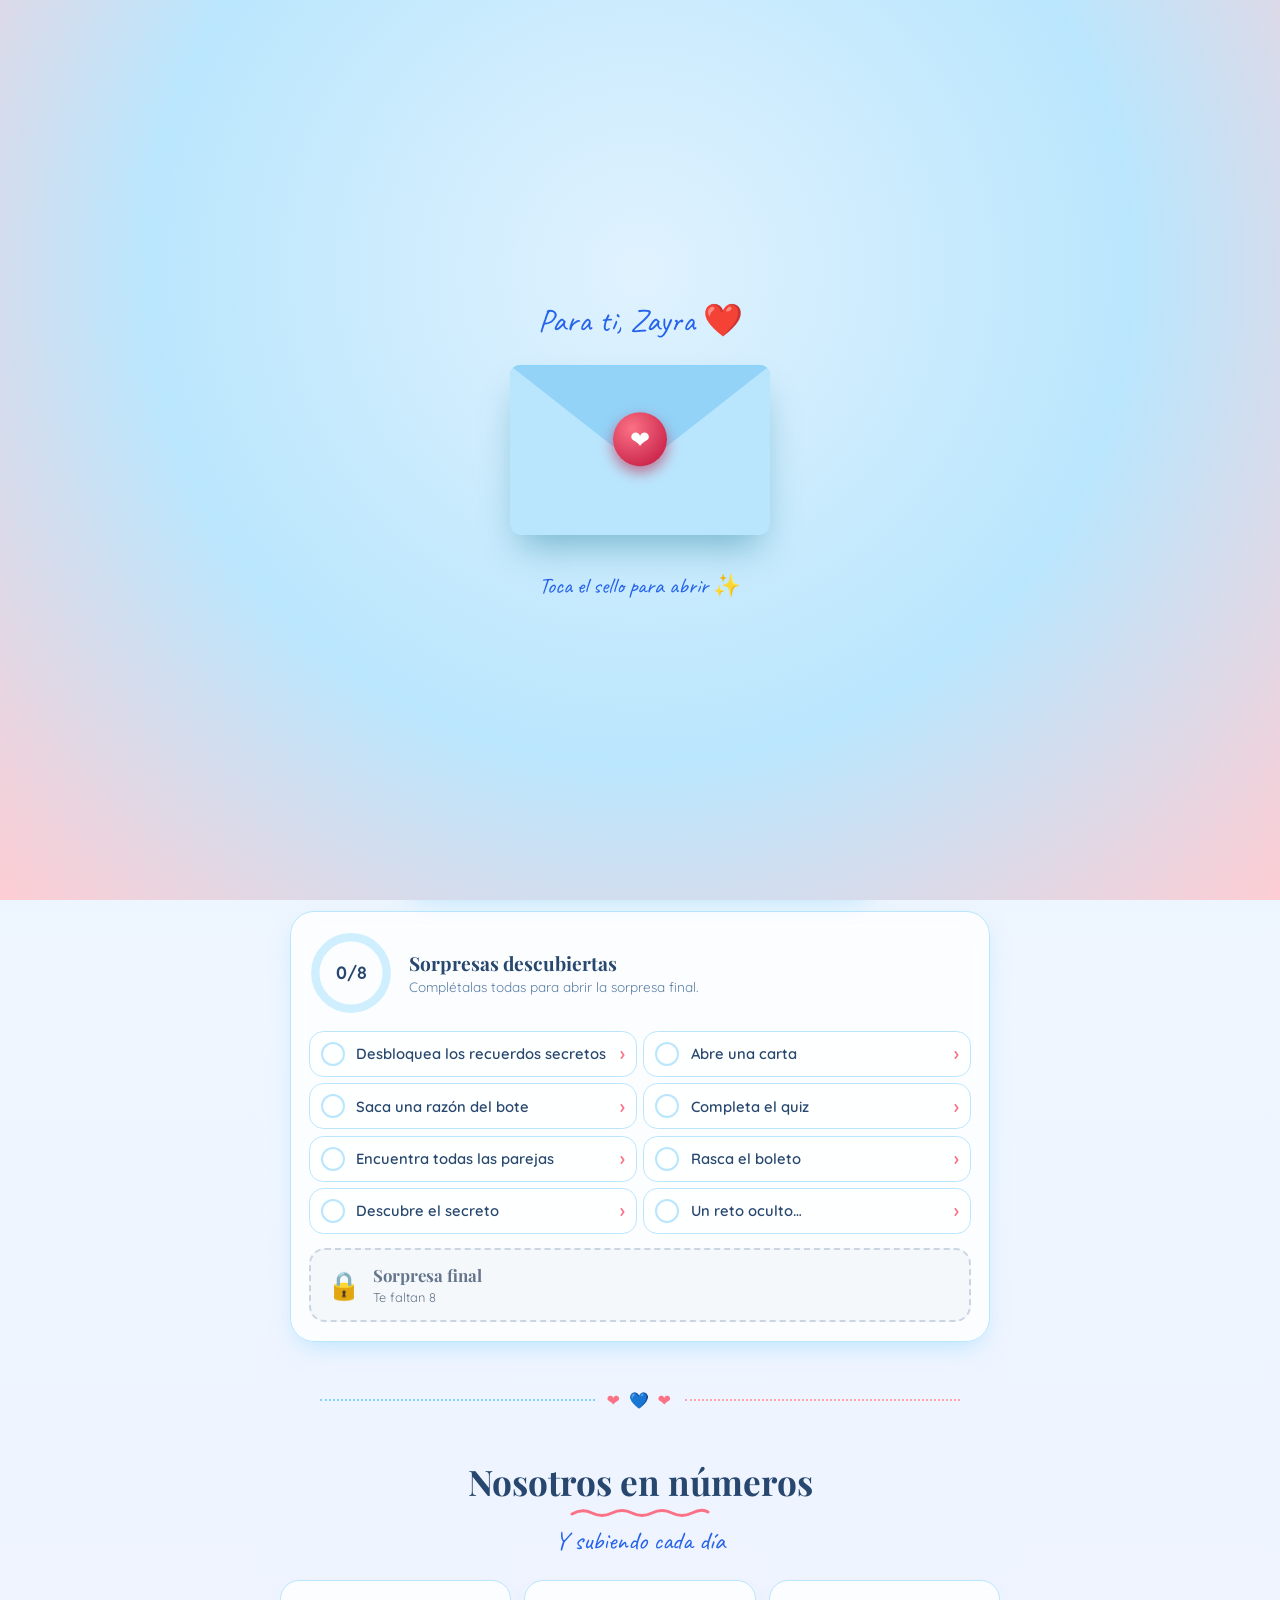
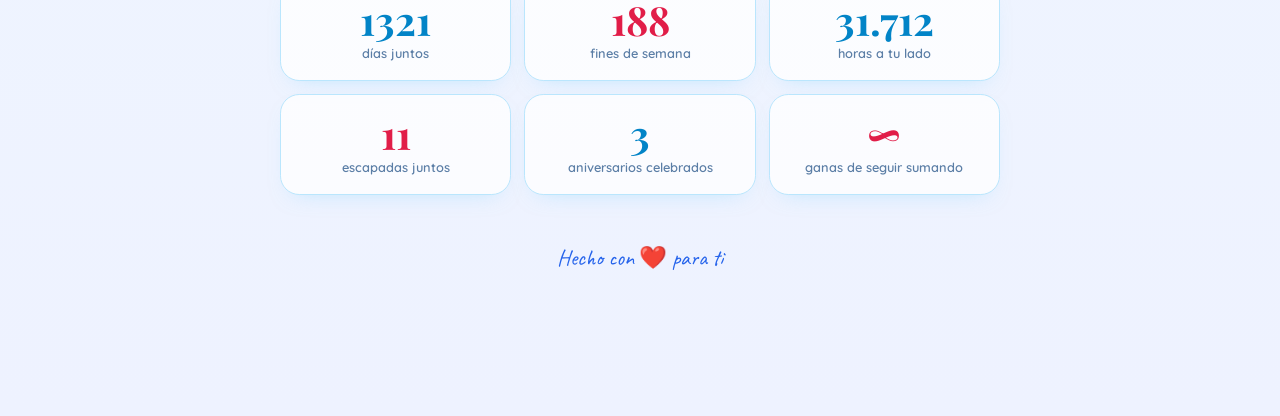
<file: index.html>
<!doctype html>
<html lang="es">
<head>
<meta charset="utf-8">
<meta name="viewport" content="width=device-width, initial-scale=1, viewport-fit=cover">
<title>3 Años Juntos 💙</title>
<meta name="theme-color" content="#bae6fd">
<meta name="robots" content="noindex, nofollow">
<meta property="og:type" content="website">
<meta property="og:title" content="Tengo algo para ti ❤️">
<meta property="og:description" content="Ábrelo cuando tengas un momento tranquilo.">
<meta property="og:image" content="https://raulrobles1.github.io/Regalo_Web/assets/og.png">
<meta name="twitter:card" content="summary_large_image">
<link rel="manifest" href="manifest.webmanifest">
<link rel="apple-touch-icon" href="assets/icon-180.png">
<meta name="apple-mobile-web-app-capable" content="yes">
<meta name="apple-mobile-web-app-title" content="3 años">
<link rel="icon" href="data:image/svg+xml,%3Csvg xmlns='http://www.w3.org/2000/svg' viewBox='0 0 100 100'%3E%3Ctext y='.9em' font-size='90'%3E❤️%3C/text%3E%3C/svg%3E">

<link rel="preconnect" href="https://fonts.googleapis.com">
<link rel="preconnect" href="https://fonts.gstatic.com" crossorigin>
<link href="https://fonts.googleapis.com/css2?family=Caveat:wght@500;700&family=Playfair+Display:ital,wght@0,600;0,700;1,600&family=Quicksand:wght@400;500;600;700&display=swap" rel="stylesheet">
<link rel="stylesheet" href="js/vendor/leaflet/leaflet.css">
<link rel="stylesheet" href="css/base.css">
<link rel="stylesheet" href="css/styles.css">
<link rel="stylesheet" href="css/love.css">
<link rel="stylesheet" href="css/desktop.css">
<link rel="stylesheet" href="css/game.css">
<link rel="stylesheet" href="css/scratch.css">
<link rel="stylesheet" href="css/more.css">
</head>
<body>

<!-- INTRO: sobre con lacre rojo -->
<div id="intro">
  <div class="intro-inner">
    <p class="hand intro-to" id="intro-to"></p>
    <div class="envelope" id="envelope">
      <div class="env-back"></div>
      <div class="env-letter"><span>❤️</span><p class="hand">Ábreme, amor…</p></div>
      <div class="env-front"></div>
      <div class="env-flap"></div>
      <button class="seal" id="seal" aria-label="Abrir el sobre">❤️</button>
    </div>
    <p class="hand intro-tap">Toca el sello para abrir ✨</p>
  </div>
</div>

<!-- Capa de efectos: aurora, estrellas y corazones flotantes -->
<div id="fx-layer" aria-hidden="true">
  <div class="aurora a1"></div><div class="aurora a2"></div><div class="aurora a3"></div>
</div>

<main id="app">

  <!-- INICIO -->
  <section id="tab-home" class="tab active">
    <header id="header"></header>

    <div id="daily" class="reveal"></div>

    <div class="divider"><span>💙 ❤️ 💙</span></div>
    <div class="reveal">
      <h2 class="section-title">Tu regalo</h2>
      <p class="section-sub hand">Hay sorpresas escondidas por toda la web</p>
    </div>
    <div id="journey" class="reveal"></div>

    <div class="divider"><span>❤️ 💙 ❤️</span></div>
    <div class="reveal">
      <h2 class="section-title">Nosotros en números</h2>
      <p class="section-sub hand">Y subiendo cada día</p>
    </div>
    <div id="numbers" class="numbers reveal"></div>

    <p class="footer hand">Hecho con ❤️ para ti</p>
  </section>

  <!-- HISTORIA -->
  <section id="tab-historia" class="tab">
    <div class="reveal">
      <h2 class="section-title">Nuestros días importantes</h2>
      <p class="section-sub hand">Toca cada polaroid para leer el recuerdo</p>
    </div>
    <div id="timeline" class="timeline"></div>

    <div class="divider"><span>💙 ❤️ 💙</span></div>
    <div class="reveal">
      <h2 class="section-title">Mapa de recuerdos</h2>
      <p class="section-sub hand">Cada corazón es un lugar nuestro</p>
    </div>
    <div class="map-window reveal">
      <div class="window-bar"><i></i><i></i><i></i><span class="hand">nuestros lugares</span></div>
      <div id="map"></div>
    </div>
    <div id="places" class="places"></div>

    <div id="gallery-sec">
      <div class="divider"><span>❤️ 💙 ❤️</span></div>
      <div class="reveal">
        <h2 class="section-title">Álbum</h2>
        <p class="section-sub hand">Toca una foto para verla en grande</p>
      </div>
      <div id="gallery" class="gallery"></div>
    </div>
  </section>

  <!-- CARTAS -->
  <section id="tab-cartas" class="tab">
    <div class="reveal">
      <h2 class="section-title">Abre cuando…</h2>
      <p class="section-sub hand">Una carta para cada momento</p>
    </div>
    <div id="letters" class="letters"></div>

    <div class="divider"><span>❤️ 💙 ❤️</span></div>
    <div class="reveal">
      <h2 class="section-title">El bote de razones</h2>
      <p class="section-sub hand">Por qué te quiero, una a una</p>
    </div>
    <div id="jar" class="reveal jar-box"></div>

    <div class="divider"><span>💙 ❤️ 💙</span></div>
    <div id="quick-box" class="reveal quick-wrap"></div>
  </section>

  <!-- JUEGOS -->
  <section id="tab-juegos" class="tab">
    <nav class="subnav" aria-label="Juegos">
      <button data-go="sec-quiz">💘 Quiz</button><button data-go="sec-memoria">🃏 Parejas</button><button data-go="sec-rasca">🎟️ Rasca</button>
    </nav>

    <div id="sec-quiz" class="reveal">
      <h2 class="section-title">Quiz de nuestra historia</h2>
      <p class="section-sub hand" id="quiz-sub"></p>
    </div>
    <div id="quiz"></div>

    <div class="divider"><span>❤️ 💙 ❤️</span></div>
    <div id="sec-memoria" class="reveal">
      <h2 class="section-title" id="mem-title">Parejas</h2>
      <p class="section-sub hand" id="mem-sub"></p>
    </div>
    <div id="memory" class="reveal"></div>

    <div class="divider"><span>💙 ❤️ 💙</span></div>
    <div id="sec-rasca" class="reveal">
      <h2 class="section-title plain">Rasca y gana</h2>
      <p class="section-sub plain" id="scratch-title"></p>
    </div>
    <div id="scratch" class="reveal"></div>
  </section>

  <!-- SECRETO -->
  <section id="tab-secret" class="tab">
    <div id="secret"></div>

    <!-- JUEGO: aparece al desbloquear el secreto -->
    <div id="game-section" class="game-section" hidden>
      <div class="divider"><span>❤️ 💙 ❤️</span></div>
      <h2 class="section-title" id="game-title">Un último reto 🏀</h2>
      <p class="section-sub hand" id="game-sub"></p>
      <div id="game"></div>
    </div>
  </section>
</main>

<!-- Barra inferior -->
<nav id="tabbar" aria-label="Navegación">
  <div class="tabbar-inner">
    <span class="tab-ind" id="tab-ind"></span>
    <button data-tab="home" class="tab-btn active"><span class="ic">💙</span><span class="lb">Inicio</span></button>
    <button data-tab="historia" class="tab-btn"><span class="ic">📸</span><span class="lb">Historia</span></button>
    <button data-tab="cartas" class="tab-btn"><span class="ic">💌</span><span class="lb">Cartas</span></button>
    <button data-tab="juegos" class="tab-btn"><span class="ic">🎮</span><span class="lb">Juegos</span></button>
    <button data-tab="secret" class="tab-btn"><span class="ic">🔐</span><span class="lb">Secreto</span></button>
  </div>
</nav>

<!-- Modal -->
<div id="modal" role="dialog" aria-modal="true">
  <button class="modal-close" id="modal-close" aria-label="Cerrar">✕</button>
  <div id="modal-body"></div>
</div>

<script src="js/vendor/leaflet/leaflet.js"></script>
<script src="js/vendor/confetti.js"></script>
<script src="js/config.js"></script>
<script src="js/config.local.js"></script>
<script src="js/merge-config.js"></script>
<script src="js/fx.js"></script>
<script src="js/app.js"></script>
<script src="js/timeline.js"></script>
<script src="js/extras.js"></script>
<script src="js/more.js"></script>
<script src="js/map.js"></script>
<script src="js/quiz.js"></script>
<script src="js/play.js"></script>
<script src="js/game.js"></script>
<script src="js/scratch.js"></script>
<script src="js/secret.js"></script>
<script src="js/main.js"></script>
</body>
</html>
</file>
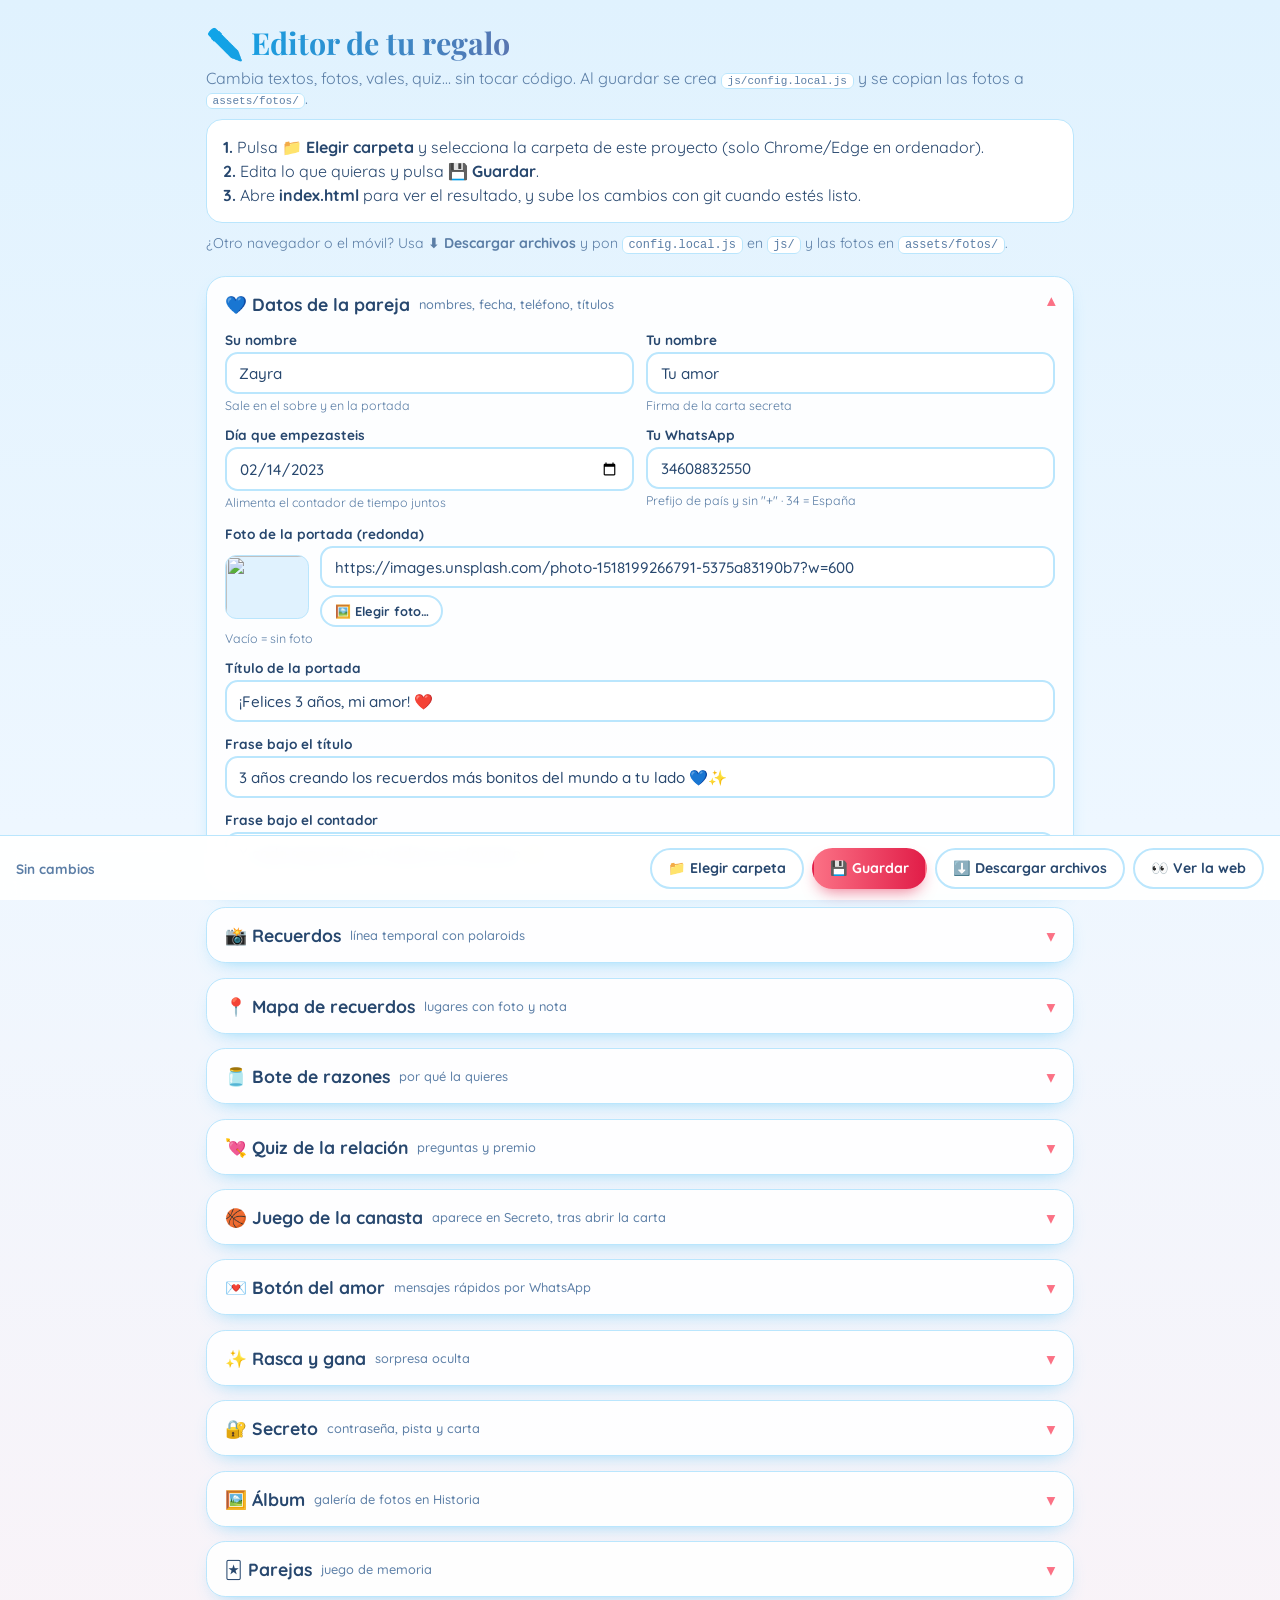
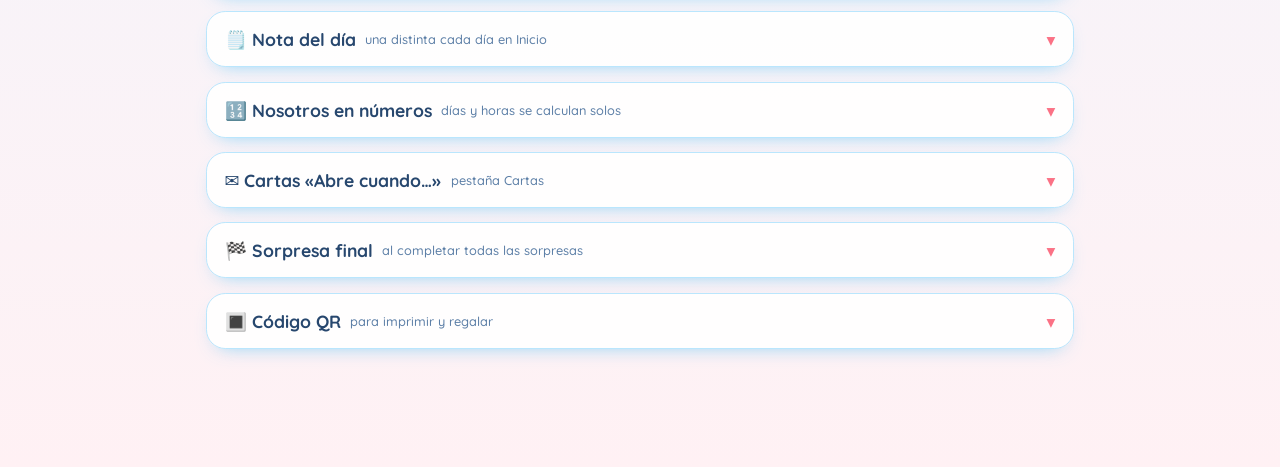
<file: editor.html>
<!doctype html>
<html lang="es">
<head>
<meta charset="utf-8">
<meta name="viewport" content="width=device-width, initial-scale=1">
<meta name="robots" content="noindex, nofollow">
<title>Editor · 3 años juntos 💙</title>
<link rel="icon" href="data:image/svg+xml,%3Csvg xmlns='http://www.w3.org/2000/svg' viewBox='0 0 100 100'%3E%3Ctext y='.9em' font-size='90'%3E✏️%3C/text%3E%3C/svg%3E">
<link href="https://fonts.googleapis.com/css2?family=Caveat:wght@600&family=Playfair+Display:wght@700&family=Quicksand:wght@400;500;600;700&display=swap" rel="stylesheet">
<link rel="stylesheet" href="css/editor.css">
</head>
<body>

<header class="top">
  <h1>✏️ Editor de tu regalo</h1>
  <p>Cambia textos, fotos, vales, quiz… sin tocar código. Al guardar se crea <code>js/config.local.js</code> y se copian las fotos a <code>assets/fotos/</code>.</p>
  <ol class="steps">
    <li><b>1.</b> Pulsa <b>📁 Elegir carpeta</b> y selecciona la carpeta de este proyecto (solo Chrome/Edge en ordenador).</li>
    <li><b>2.</b> Edita lo que quieras y pulsa <b>💾 Guardar</b>.</li>
    <li><b>3.</b> Abre <b>index.html</b> para ver el resultado, y sube los cambios con git cuando estés listo.</li>
  </ol>
  <p class="note">¿Otro navegador o el móvil? Usa <b>⬇️ Descargar archivos</b> y pon <code>config.local.js</code> en <code>js/</code> y las fotos en <code>assets/fotos/</code>.</p>
</header>

<main id="editor"></main>

<div class="bar" role="toolbar">
  <span id="status" class="status">Sin cambios</span>
  <button id="btn-folder" type="button" class="btn">📁 Elegir carpeta</button>
  <button id="btn-save" type="button" class="btn primary">💾 Guardar</button>
  <button id="btn-dl" type="button" class="btn">⬇️ Descargar archivos</button>
  <a class="btn link" href="index.html" target="_blank" rel="noopener">👀 Ver la web</a>
</div>

<div id="toast" class="toast" role="status"></div>

<script src="js/config.js"></script>
<script src="js/config.local.js"></script>
<script src="js/vendor/qrcode.js"></script>
<script src="js/editor.js"></script>
</body>
</html>
</file>
<file: js/vendor/leaflet/leaflet.css>
/* required styles */

.leaflet-pane,
.leaflet-tile,
.leaflet-marker-icon,
.leaflet-marker-shadow,
.leaflet-tile-container,
.leaflet-pane > svg,
.leaflet-pane > canvas,
.leaflet-zoom-box,
.leaflet-image-layer,
.leaflet-layer {
	position: absolute;
	left: 0;
	top: 0;
	}
.leaflet-container {
	overflow: hidden;
	}
.leaflet-tile,
.leaflet-marker-icon,
.leaflet-marker-shadow {
	-webkit-user-select: none;
	   -moz-user-select: none;
	        user-select: none;
	  -webkit-user-drag: none;
	}
/* Prevents IE11 from highlighting tiles in blue */
.leaflet-tile::selection {
	background: transparent;
}
/* Safari renders non-retina tile on retina better with this, but Chrome is worse */
.leaflet-safari .leaflet-tile {
	image-rendering: -webkit-optimize-contrast;
	}
/* hack that prevents hw layers "stretching" when loading new tiles */
.leaflet-safari .leaflet-tile-container {
	width: 1600px;
	height: 1600px;
	-webkit-transform-origin: 0 0;
	}
.leaflet-marker-icon,
.leaflet-marker-shadow {
	display: block;
	}
/* .leaflet-container svg: reset svg max-width decleration shipped in Joomla! (joomla.org) 3.x */
/* .leaflet-container img: map is broken in FF if you have max-width: 100% on tiles */
.leaflet-container .leaflet-overlay-pane svg {
	max-width: none !important;
	max-height: none !important;
	}
.leaflet-container .leaflet-marker-pane img,
.leaflet-container .leaflet-shadow-pane img,
.leaflet-container .leaflet-tile-pane img,
.leaflet-container img.leaflet-image-layer,
.leaflet-container .leaflet-tile {
	max-width: none !important;
	max-height: none !important;
	width: auto;
	padding: 0;
	}

.leaflet-container img.leaflet-tile {
	/* See: https://bugs.chromium.org/p/chromium/issues/detail?id=600120 */
	mix-blend-mode: plus-lighter;
}

.leaflet-container.leaflet-touch-zoom {
	-ms-touch-action: pan-x pan-y;
	touch-action: pan-x pan-y;
	}
.leaflet-container.leaflet-touch-drag {
	-ms-touch-action: pinch-zoom;
	/* Fallback for FF which doesn't support pinch-zoom */
	touch-action: none;
	touch-action: pinch-zoom;
}
.leaflet-container.leaflet-touch-drag.leaflet-touch-zoom {
	-ms-touch-action: none;
	touch-action: none;
}
.leaflet-container {
	-webkit-tap-highlight-color: transparent;
}
.leaflet-container a {
	-webkit-tap-highlight-color: rgba(51, 181, 229, 0.4);
}
.leaflet-tile {
	filter: inherit;
	visibility: hidden;
	}
.leaflet-tile-loaded {
	visibility: inherit;
	}
.leaflet-zoom-box {
	width: 0;
	height: 0;
	-moz-box-sizing: border-box;
	     box-sizing: border-box;
	z-index: 800;
	}
/* workaround for https://bugzilla.mozilla.org/show_bug.cgi?id=888319 */
.leaflet-overlay-pane svg {
	-moz-user-select: none;
	}

.leaflet-pane         { z-index: 400; }

.leaflet-tile-pane    { z-index: 200; }
.leaflet-overlay-pane { z-index: 400; }
.leaflet-shadow-pane  { z-index: 500; }
.leaflet-marker-pane  { z-index: 600; }
.leaflet-tooltip-pane   { z-index: 650; }
.leaflet-popup-pane   { z-index: 700; }

.leaflet-map-pane canvas { z-index: 100; }
.leaflet-map-pane svg    { z-index: 200; }

.leaflet-vml-shape {
	width: 1px;
	height: 1px;
	}
.lvml {
	behavior: url(#default#VML);
	display: inline-block;
	position: absolute;
	}


/* control positioning */

.leaflet-control {
	position: relative;
	z-index: 800;
	pointer-events: visiblePainted; /* IE 9-10 doesn't have auto */
	pointer-events: auto;
	}
.leaflet-top,
.leaflet-bottom {
	position: absolute;
	z-index: 1000;
	pointer-events: none;
	}
.leaflet-top {
	top: 0;
	}
.leaflet-right {
	right: 0;
	}
.leaflet-bottom {
	bottom: 0;
	}
.leaflet-left {
	left: 0;
	}
.leaflet-control {
	float: left;
	clear: both;
	}
.leaflet-right .leaflet-control {
	float: right;
	}
.leaflet-top .leaflet-control {
	margin-top: 10px;
	}
.leaflet-bottom .leaflet-control {
	margin-bottom: 10px;
	}
.leaflet-left .leaflet-control {
	margin-left: 10px;
	}
.leaflet-right .leaflet-control {
	margin-right: 10px;
	}


/* zoom and fade animations */

.leaflet-fade-anim .leaflet-popup {
	opacity: 0;
	-webkit-transition: opacity 0.2s linear;
	   -moz-transition: opacity 0.2s linear;
	        transition: opacity 0.2s linear;
	}
.leaflet-fade-anim .leaflet-map-pane .leaflet-popup {
	opacity: 1;
	}
.leaflet-zoom-animated {
	-webkit-transform-origin: 0 0;
	    -ms-transform-origin: 0 0;
	        transform-origin: 0 0;
	}
svg.leaflet-zoom-animated {
	will-change: transform;
}

.leaflet-zoom-anim .leaflet-zoom-animated {
	-webkit-transition: -webkit-transform 0.25s cubic-bezier(0,0,0.25,1);
	   -moz-transition:    -moz-transform 0.25s cubic-bezier(0,0,0.25,1);
	        transition:         transform 0.25s cubic-bezier(0,0,0.25,1);
	}
.leaflet-zoom-anim .leaflet-tile,
.leaflet-pan-anim .leaflet-tile {
	-webkit-transition: none;
	   -moz-transition: none;
	        transition: none;
	}

.leaflet-zoom-anim .leaflet-zoom-hide {
	visibility: hidden;
	}


/* cursors */

.leaflet-interactive {
	cursor: pointer;
	}
.leaflet-grab {
	cursor: -webkit-grab;
	cursor:    -moz-grab;
	cursor:         grab;
	}
.leaflet-crosshair,
.leaflet-crosshair .leaflet-interactive {
	cursor: crosshair;
	}
.leaflet-popup-pane,
.leaflet-control {
	cursor: auto;
	}
.leaflet-dragging .leaflet-grab,
.leaflet-dragging .leaflet-grab .leaflet-interactive,
.leaflet-dragging .leaflet-marker-draggable {
	cursor: move;
	cursor: -webkit-grabbing;
	cursor:    -moz-grabbing;
	cursor:         grabbing;
	}

/* marker & overlays interactivity */
.leaflet-marker-icon,
.leaflet-marker-shadow,
.leaflet-image-layer,
.leaflet-pane > svg path,
.leaflet-tile-container {
	pointer-events: none;
	}

.leaflet-marker-icon.leaflet-interactive,
.leaflet-image-layer.leaflet-interactive,
.leaflet-pane > svg path.leaflet-interactive,
svg.leaflet-image-layer.leaflet-interactive path {
	pointer-events: visiblePainted; /* IE 9-10 doesn't have auto */
	pointer-events: auto;
	}

/* visual tweaks */

.leaflet-container {
	background: #ddd;
	outline-offset: 1px;
	}
.leaflet-container a {
	color: #0078A8;
	}
.leaflet-zoom-box {
	border: 2px dotted #38f;
	background: rgba(255,255,255,0.5);
	}


/* general typography */
.leaflet-container {
	font-family: "Helvetica Neue", Arial, Helvetica, sans-serif;
	font-size: 12px;
	font-size: 0.75rem;
	line-height: 1.5;
	}


/* general toolbar styles */

.leaflet-bar {
	box-shadow: 0 1px 5px rgba(0,0,0,0.65);
	border-radius: 4px;
	}
.leaflet-bar a {
	background-color: #fff;
	border-bottom: 1px solid #ccc;
	width: 26px;
	height: 26px;
	line-height: 26px;
	display: block;
	text-align: center;
	text-decoration: none;
	color: black;
	}
.leaflet-bar a,
.leaflet-control-layers-toggle {
	background-position: 50% 50%;
	background-repeat: no-repeat;
	display: block;
	}
.leaflet-bar a:hover,
.leaflet-bar a:focus {
	background-color: #f4f4f4;
	}
.leaflet-bar a:first-child {
	border-top-left-radius: 4px;
	border-top-right-radius: 4px;
	}
.leaflet-bar a:last-child {
	border-bottom-left-radius: 4px;
	border-bottom-right-radius: 4px;
	border-bottom: none;
	}
.leaflet-bar a.leaflet-disabled {
	cursor: default;
	background-color: #f4f4f4;
	color: #bbb;
	}

.leaflet-touch .leaflet-bar a {
	width: 30px;
	height: 30px;
	line-height: 30px;
	}
.leaflet-touch .leaflet-bar a:first-child {
	border-top-left-radius: 2px;
	border-top-right-radius: 2px;
	}
.leaflet-touch .leaflet-bar a:last-child {
	border-bottom-left-radius: 2px;
	border-bottom-right-radius: 2px;
	}

/* zoom control */

.leaflet-control-zoom-in,
.leaflet-control-zoom-out {
	font: bold 18px 'Lucida Console', Monaco, monospace;
	text-indent: 1px;
	}

.leaflet-touch .leaflet-control-zoom-in, .leaflet-touch .leaflet-control-zoom-out  {
	font-size: 22px;
	}


/* layers control */

.leaflet-control-layers {
	box-shadow: 0 1px 5px rgba(0,0,0,0.4);
	background: #fff;
	border-radius: 5px;
	}
.leaflet-control-layers-toggle {
	background-image: url(images/layers.png);
	width: 36px;
	height: 36px;
	}
.leaflet-retina .leaflet-control-layers-toggle {
	background-image: url(images/layers-2x.png);
	background-size: 26px 26px;
	}
.leaflet-touch .leaflet-control-layers-toggle {
	width: 44px;
	height: 44px;
	}
.leaflet-control-layers .leaflet-control-layers-list,
.leaflet-control-layers-expanded .leaflet-control-layers-toggle {
	display: none;
	}
.leaflet-control-layers-expanded .leaflet-control-layers-list {
	display: block;
	position: relative;
	}
.leaflet-control-layers-expanded {
	padding: 6px 10px 6px 6px;
	color: #333;
	background: #fff;
	}
.leaflet-control-layers-scrollbar {
	overflow-y: scroll;
	overflow-x: hidden;
	padding-right: 5px;
	}
.leaflet-control-layers-selector {
	margin-top: 2px;
	position: relative;
	top: 1px;
	}
.leaflet-control-layers label {
	display: block;
	font-size: 13px;
	font-size: 1.08333em;
	}
.leaflet-control-layers-separator {
	height: 0;
	border-top: 1px solid #ddd;
	margin: 5px -10px 5px -6px;
	}

/* Default icon URLs */
.leaflet-default-icon-path { /* used only in path-guessing heuristic, see L.Icon.Default */
	background-image: url(images/marker-icon.png);
	}


/* attribution and scale controls */

.leaflet-container .leaflet-control-attribution {
	background: #fff;
	background: rgba(255, 255, 255, 0.8);
	margin: 0;
	}
.leaflet-control-attribution,
.leaflet-control-scale-line {
	padding: 0 5px;
	color: #333;
	line-height: 1.4;
	}
.leaflet-control-attribution a {
	text-decoration: none;
	}
.leaflet-control-attribution a:hover,
.leaflet-control-attribution a:focus {
	text-decoration: underline;
	}
.leaflet-attribution-flag {
	display: inline !important;
	vertical-align: baseline !important;
	width: 1em;
	height: 0.6669em;
	}
.leaflet-left .leaflet-control-scale {
	margin-left: 5px;
	}
.leaflet-bottom .leaflet-control-scale {
	margin-bottom: 5px;
	}
.leaflet-control-scale-line {
	border: 2px solid #777;
	border-top: none;
	line-height: 1.1;
	padding: 2px 5px 1px;
	white-space: nowrap;
	-moz-box-sizing: border-box;
	     box-sizing: border-box;
	background: rgba(255, 255, 255, 0.8);
	text-shadow: 1px 1px #fff;
	}
.leaflet-control-scale-line:not(:first-child) {
	border-top: 2px solid #777;
	border-bottom: none;
	margin-top: -2px;
	}
.leaflet-control-scale-line:not(:first-child):not(:last-child) {
	border-bottom: 2px solid #777;
	}

.leaflet-touch .leaflet-control-attribution,
.leaflet-touch .leaflet-control-layers,
.leaflet-touch .leaflet-bar {
	box-shadow: none;
	}
.leaflet-touch .leaflet-control-layers,
.leaflet-touch .leaflet-bar {
	border: 2px solid rgba(0,0,0,0.2);
	background-clip: padding-box;
	}


/* popup */

.leaflet-popup {
	position: absolute;
	text-align: center;
	margin-bottom: 20px;
	}
.leaflet-popup-content-wrapper {
	padding: 1px;
	text-align: left;
	border-radius: 12px;
	}
.leaflet-popup-content {
	margin: 13px 24px 13px 20px;
	line-height: 1.3;
	font-size: 13px;
	font-size: 1.08333em;
	min-height: 1px;
	}
.leaflet-popup-content p {
	margin: 17px 0;
	margin: 1.3em 0;
	}
.leaflet-popup-tip-container {
	width: 40px;
	height: 20px;
	position: absolute;
	left: 50%;
	margin-top: -1px;
	margin-left: -20px;
	overflow: hidden;
	pointer-events: none;
	}
.leaflet-popup-tip {
	width: 17px;
	height: 17px;
	padding: 1px;

	margin: -10px auto 0;
	pointer-events: auto;

	-webkit-transform: rotate(45deg);
	   -moz-transform: rotate(45deg);
	    -ms-transform: rotate(45deg);
	        transform: rotate(45deg);
	}
.leaflet-popup-content-wrapper,
.leaflet-popup-tip {
	background: white;
	color: #333;
	box-shadow: 0 3px 14px rgba(0,0,0,0.4);
	}
.leaflet-container a.leaflet-popup-close-button {
	position: absolute;
	top: 0;
	right: 0;
	border: none;
	text-align: center;
	width: 24px;
	height: 24px;
	font: 16px/24px Tahoma, Verdana, sans-serif;
	color: #757575;
	text-decoration: none;
	background: transparent;
	}
.leaflet-container a.leaflet-popup-close-button:hover,
.leaflet-container a.leaflet-popup-close-button:focus {
	color: #585858;
	}
.leaflet-popup-scrolled {
	overflow: auto;
	}

.leaflet-oldie .leaflet-popup-content-wrapper {
	-ms-zoom: 1;
	}
.leaflet-oldie .leaflet-popup-tip {
	width: 24px;
	margin: 0 auto;

	-ms-filter: "progid:DXImageTransform.Microsoft.Matrix(M11=0.70710678, M12=0.70710678, M21=-0.70710678, M22=0.70710678)";
	filter: progid:DXImageTransform.Microsoft.Matrix(M11=0.70710678, M12=0.70710678, M21=-0.70710678, M22=0.70710678);
	}

.leaflet-oldie .leaflet-control-zoom,
.leaflet-oldie .leaflet-control-layers,
.leaflet-oldie .leaflet-popup-content-wrapper,
.leaflet-oldie .leaflet-popup-tip {
	border: 1px solid #999;
	}


/* div icon */

.leaflet-div-icon {
	background: #fff;
	border: 1px solid #666;
	}


/* Tooltip */
/* Base styles for the element that has a tooltip */
.leaflet-tooltip {
	position: absolute;
	padding: 6px;
	background-color: #fff;
	border: 1px solid #fff;
	border-radius: 3px;
	color: #222;
	white-space: nowrap;
	-webkit-user-select: none;
	-moz-user-select: none;
	-ms-user-select: none;
	user-select: none;
	pointer-events: none;
	box-shadow: 0 1px 3px rgba(0,0,0,0.4);
	}
.leaflet-tooltip.leaflet-interactive {
	cursor: pointer;
	pointer-events: auto;
	}
.leaflet-tooltip-top:before,
.leaflet-tooltip-bottom:before,
.leaflet-tooltip-left:before,
.leaflet-tooltip-right:before {
	position: absolute;
	pointer-events: none;
	border: 6px solid transparent;
	background: transparent;
	content: "";
	}

/* Directions */

.leaflet-tooltip-bottom {
	margin-top: 6px;
}
.leaflet-tooltip-top {
	margin-top: -6px;
}
.leaflet-tooltip-bottom:before,
.leaflet-tooltip-top:before {
	left: 50%;
	margin-left: -6px;
	}
.leaflet-tooltip-top:before {
	bottom: 0;
	margin-bottom: -12px;
	border-top-color: #fff;
	}
.leaflet-tooltip-bottom:before {
	top: 0;
	margin-top: -12px;
	margin-left: -6px;
	border-bottom-color: #fff;
	}
.leaflet-tooltip-left {
	margin-left: -6px;
}
.leaflet-tooltip-right {
	margin-left: 6px;
}
.leaflet-tooltip-left:before,
.leaflet-tooltip-right:before {
	top: 50%;
	margin-top: -6px;
	}
.leaflet-tooltip-left:before {
	right: 0;
	margin-right: -12px;
	border-left-color: #fff;
	}
.leaflet-tooltip-right:before {
	left: 0;
	margin-left: -12px;
	border-right-color: #fff;
	}

/* Printing */

@media print {
	/* Prevent printers from removing background-images of controls. */
	.leaflet-control {
		-webkit-print-color-adjust: exact;
		print-color-adjust: exact;
		}
	}
</file>
<file: css/styles.css>
/* ============ Variables y tema ============ */
:root{
  --ink:#27476e; --ink-soft:#5b7ea6; --card:rgba(255,255,255,.8); --card-border:#bae6fd;
  --shadow:rgba(125,211,252,.5); --accent:#38bdf8; --bg-a:#e0f2fe; --bg-b:#eff6ff; --bg-c:#eef2ff;
  --paper:#fffdf7; --pen:#2563eb;
}
body.night{
  --ink:#e8f2ff; --ink-soft:#a8c2ea; --card:rgba(22,38,84,.72); --card-border:#3d5fa8;
  --shadow:rgba(5,12,45,.6); --accent:#7dd3fc; --bg-a:#0c1a42; --bg-b:#13245a; --bg-c:#1f1b57;
  --paper:#e9f1ff; --pen:#1d4ed8;
}
html{scroll-behavior:smooth}
body{margin:0;font-family:'Quicksand','Plus Jakarta Sans',system-ui,sans-serif;color:var(--ink);background:#cfeafc;
  -webkit-tap-highlight-color:transparent;transition:background .6s}
body.night{background:#070f2b}
.hand{font-family:'Caveat','Dancing Script',cursive;color:var(--pen)}
.font-title{font-family:'Playfair Display',serif}

#app{position:relative;z-index:2;padding:0 1rem 8rem;
  background:linear-gradient(to bottom,var(--bg-a),var(--bg-b) 50%,var(--bg-c));transition:background .6s}
.tab{display:none}
.tab.active{display:block;animation:fadeIn .5s ease}
@keyframes fadeIn{from{opacity:0;transform:translateY(10px)}to{opacity:1;transform:none}}

.glass{background:var(--card);backdrop-filter:blur(10px);-webkit-backdrop-filter:blur(10px);
  border:1px solid var(--card-border);box-shadow:0 10px 25px -8px var(--shadow);border-radius:1.5rem}

/* ============ Capa FX ============ */
#fx-layer{position:fixed;top:0;bottom:0;left:50%;transform:translateX(-50%);width:100%;max-width:28rem;
  pointer-events:none;overflow:hidden;z-index:1}
.aurora{position:absolute;border-radius:50%;filter:blur(60px);opacity:.55;animation:drift 18s ease-in-out infinite alternate}
.a1{width:260px;height:260px;background:#7dd3fc;top:-60px;left:-80px}
.a2{width:240px;height:240px;background:#c4b5fd;top:35%;right:-100px;animation-delay:-6s;opacity:.4}
.a3{width:260px;height:260px;background:#fbcfe8;bottom:-80px;left:10%;animation-delay:-11s;opacity:.4}
@keyframes drift{to{transform:translate(40px,60px) scale(1.2)}}
.floater{position:absolute;bottom:-40px;animation:floatUp var(--dur,12s) linear forwards;will-change:transform}
@keyframes floatUp{
  0%{transform:translate(0,0) rotate(0);opacity:0}
  10%,88%{opacity:var(--op,.6)}
  100%{transform:translate(var(--drift,20px),-115vh) rotate(25deg);opacity:0}
}
.star{position:absolute;width:3px;height:3px;border-radius:50%;background:#fff;opacity:0;display:none;animation:twinkle 3s ease-in-out infinite}
body.night .star{display:block}
@keyframes twinkle{0%,100%{opacity:.1}50%{opacity:.95}}
body.night .aurora{opacity:.28}
.spark{position:fixed;z-index:99999;pointer-events:none;transform:translate(-50%,-50%);animation:trailUp .9s ease-out forwards}
@keyframes trailUp{to{transform:translate(calc(-50% + var(--dx,0px)),calc(-50% - 70px)) scale(.4);opacity:0}}

/* ============ Intro sobre ============ */
#intro{position:fixed;inset:0;z-index:20000;display:flex;align-items:center;justify-content:center;
  background:radial-gradient(circle at 50% 30%,#e0f2fe,#bae6fd 60%,#a5b4fc);transition:opacity .7s,transform .7s}
#intro.leaving{opacity:0;transform:scale(1.15);pointer-events:none}
.intro-inner{text-align:center}
.intro-to{font-size:2rem;margin:0 0 1.5rem}
.intro-tap{font-size:1.4rem;margin-top:2.2rem;animation:bob 1.8s ease-in-out infinite}
@keyframes bob{50%{transform:translateY(-6px)}}
.envelope{position:relative;width:260px;height:170px;margin:0 auto;perspective:900px}
.env-back,.env-front,.env-flap,.env-letter{position:absolute;left:0;right:0}
.env-back{inset:0;background:#7dd3fc;border-radius:10px;box-shadow:0 20px 35px -10px rgba(14,116,144,.45)}
.env-letter{top:8px;height:150px;background:#fff;border-radius:8px;margin:0 14px;z-index:2;display:flex;flex-direction:column;
  align-items:center;justify-content:center;font-size:2.6rem;transition:transform .9s .5s cubic-bezier(.3,1.2,.4,1)}
.env-letter p{font-size:1.5rem;margin:0}
.env-front{inset:0;z-index:3;background:#bae6fd;border-radius:10px;clip-path:polygon(0 0,50% 55%,100% 0,100% 100%,0 100%)}
.env-flap{top:0;height:60%;z-index:4;background:#93d3f8;transform-origin:top;border-radius:10px 10px 0 0;
  clip-path:polygon(0 0,100% 0,50% 100%);transition:transform .6s,z-index 0s .3s}
.seal{position:absolute;z-index:5;left:50%;top:50%;width:54px;height:54px;transform:translate(-50%,-70%);border-radius:50%;border:none;
  background:radial-gradient(circle at 35% 30%,#93c5fd,#3b82f6);color:#fff;font-size:1.5rem;cursor:pointer;
  box-shadow:0 6px 14px rgba(37,99,235,.5);animation:pulse 1.6s ease-in-out infinite;transition:opacity .3s}
@keyframes pulse{50%{transform:translate(-50%,-70%) scale(1.12)}}
.envelope.open .seal{opacity:0;pointer-events:none}
.envelope.open .env-flap{transform:rotateX(180deg);z-index:1}
.envelope.open .env-letter{transform:translateY(-95px)}

/* ============ Header ============ */
.garland{width:100%;height:60px;margin-bottom:-6px}
.garland text{animation:sway 3s ease-in-out infinite;transform-box:fill-box;transform-origin:50% 0}
@keyframes sway{50%{transform:rotate(8deg)}}
.theme-toggle{position:absolute;top:10px;left:4px;width:42px;height:42px;border-radius:50%;border:1px solid var(--card-border);
  background:var(--card);font-size:1.15rem;cursor:pointer;z-index:3}
#header{position:relative}
.kicker{font-size:1.7rem;margin:.2rem 0 0}
.main-title{font-family:'Playfair Display',serif;font-weight:700;font-size:2.15rem;line-height:1.15;margin:.2rem 0 .6rem;
  background:linear-gradient(90deg,#0ea5e9,#6366f1,#38bdf8);-webkit-background-clip:text;background-clip:text;color:transparent;
  background-size:200% auto;animation:shine 6s linear infinite}
@keyframes shine{to{background-position:200% center}}
.sub{color:var(--ink-soft);font-weight:500;margin:0 1rem 1.2rem}
.counter{position:relative;padding:1.1rem .8rem 1rem;background:linear-gradient(135deg,rgba(186,230,253,.85),rgba(224,242,254,.85));
  border-color:#7dd3fc}
body.night .counter{background:linear-gradient(135deg,rgba(30,58,138,.7),rgba(49,46,129,.7))}
.counter .sp{position:absolute;font-size:1rem;animation:twinkle 2.4s ease-in-out infinite}
.counter .s1{top:6px;left:10px}.counter .s2{top:6px;right:10px;animation-delay:-.8s}
.counter .s3{bottom:6px;left:10px;animation-delay:-1.6s}.counter .s4{bottom:6px;right:10px;animation-delay:-2s}
.cgrid{display:grid;grid-template-columns:repeat(6,1fr);gap:.35rem}
.cbox{background:rgba(255,255,255,.85);border-radius:.9rem;padding:.5rem 0 .35rem;box-shadow:inset 0 -3px 0 rgba(125,211,252,.5)}
body.night .cbox{background:rgba(255,255,255,.12)}
.cbox b{display:block;font-size:1.3rem;font-weight:700;color:#0284c7;line-height:1.1}
body.night .cbox b{color:#bae6fd}
.cbox small{font-size:.58rem;text-transform:uppercase;letter-spacing:.04em;color:var(--ink-soft);font-weight:700}
.counter-phrase{margin:.8rem 0 .2rem;font-size:1.45rem}
.mini-stats{display:flex;gap:.5rem;justify-content:center;margin-top:.8rem;flex-wrap:wrap}
.chip{background:var(--card);border:1px solid var(--card-border);border-radius:999px;padding:.35rem .8rem;font-size:.8rem;font-weight:600}

/* ============ Divisores / títulos ============ */
.divider{display:flex;align-items:center;gap:.7rem;margin:2rem 0;color:#7dd3fc}
.divider::before,.divider::after{content:"";flex:1;border-top:2px dotted #7dd3fc}
.divider span{font-size:1rem;letter-spacing:.15em}
.section-title{font-family:'Playfair Display',serif;text-align:center;font-size:1.65rem;margin:0;position:relative;display:block}
.section-title::after{content:"";display:block;width:140px;height:10px;margin:.2rem auto 0;
  background:url("data:image/svg+xml,%3Csvg xmlns='http://www.w3.org/2000/svg' width='140' height='10'%3E%3Cpath d='M2 6 Q12 0 22 5 T42 5 T62 5 T82 5 T102 5 T122 5 T138 4' fill='none' stroke='%237dd3fc' stroke-width='3' stroke-linecap='round'/%3E%3C/svg%3E") center/contain no-repeat}
.section-sub{text-align:center;font-size:1.35rem;margin:.4rem 0 1.4rem}
.footer{text-align:center;font-size:1.4rem;margin-top:3rem}

/* ============ Reveal ============ */
.reveal{opacity:0;transform:translateY(24px);transition:opacity .7s ease var(--d,0ms),transform .7s ease var(--d,0ms)}
.reveal.in{opacity:1;transform:none}

/* ============ Botones ============ */
.btn{position:relative;overflow:hidden;display:inline-flex;align-items:center;justify-content:center;gap:.4rem;min-height:44px;
  padding:.6rem 1.2rem;border:none;border-radius:999px;font-family:inherit;font-weight:700;font-size:.95rem;cursor:pointer;color:#fff;
  background:linear-gradient(to right,#38bdf8,#60a5fa);box-shadow:0 8px 18px -6px rgba(56,189,248,.8);transition:transform .15s}
.btn:active{transform:scale(.96)}
.btn::after{content:"";position:absolute;top:0;left:-60%;width:40%;height:100%;background:linear-gradient(100deg,transparent,rgba(255,255,255,.55),transparent);
  transform:skewX(-20deg);animation:glint 3.2s ease-in-out infinite}
@keyframes glint{0%,60%{left:-60%}100%{left:130%}}
.btn[disabled]{filter:grayscale(.6);opacity:.7;cursor:default}
.btn-sm{min-height:38px;padding:.4rem 1rem;font-size:.85rem}

/* ============ Timeline ============ */
.timeline{position:relative;padding-left:2.6rem}
.timeline::before{content:"";position:absolute;left:14px;top:0;bottom:0;border-left:3px dashed #7dd3fc}
.tl-item{position:relative;margin-bottom:2.6rem}
.tl-node{position:absolute;left:-2.6rem;top:30px;width:30px;text-align:center;font-size:1.35rem;animation:beat 1.8s ease-in-out infinite;
  background:var(--bg-b);border-radius:50%;line-height:1.3}
@keyframes beat{0%,100%{transform:scale(1)}15%{transform:scale(1.25)}30%{transform:scale(1)}45%{transform:scale(1.18)}}
.polaroid{position:relative;background:#fff;padding:12px 12px 14px;border-radius:6px;box-shadow:0 12px 24px -10px rgba(14,116,144,.45),0 2px 5px rgba(0,0,0,.08);
  cursor:pointer;transition:transform .3s,box-shadow .3s;text-align:center;color:#27476e}
.polaroid.rot-l{transform:rotate(-2deg)}.polaroid.rot-r{transform:rotate(1.5deg)}
.polaroid:hover,.polaroid:active{transform:rotate(0) translateY(-4px) scale(1.01)}
.polaroid .photo{position:relative;aspect-ratio:4/3;overflow:hidden;border-radius:3px;box-shadow:inset 0 0 0 4px #fff,inset 0 0 0 5px #bae6fd;background:#e0f2fe}
.polaroid .photo img{width:100%;height:100%;object-fit:cover;display:block;padding:0}
.polaroid .date{margin:.6rem 0 0;font-size:1.25rem;line-height:1}
.polaroid .title{margin:.15rem 0 .6rem;font-size:1.65rem;font-weight:700;line-height:1.05}
.washi{position:absolute;top:-13px;left:50%;width:98px;height:26px;margin-left:-49px;transform:rotate(-3deg);z-index:2;opacity:.92;
  background-color:rgba(125,211,252,.8);
  clip-path:polygon(0 0,3% 12%,0 25%,3% 38%,0 50%,3% 62%,0 75%,3% 88%,0 100%,100% 100%,97% 88%,100% 75%,97% 62%,100% 50%,97% 38%,100% 25%,97% 12%,100% 0)}
.washi-0 .washi{background-image:repeating-linear-gradient(45deg,rgba(255,255,255,.6) 0 6px,transparent 6px 12px)}
.washi-1 .washi{background-color:rgba(165,180,252,.8);background-image:url("data:image/svg+xml,%3Csvg xmlns='http://www.w3.org/2000/svg' width='18' height='18' viewBox='0 0 24 24'%3E%3Cpath fill='white' fill-opacity='.85' d='M12 21.35l-1.45-1.32C5.4 15.36 2 12.28 2 8.5 2 5.42 4.42 3 7.5 3c1.74 0 3.41.81 4.5 2.09C13.09 3.81 14.76 3 16.5 3 19.58 3 22 5.42 22 8.5c0 3.78-3.4 6.86-8.55 11.54L12 21.35z'/%3E%3C/svg%3E");background-size:18px 18px}
.washi-2 .washi{background-color:rgba(251,207,232,.85);background-image:radial-gradient(rgba(255,255,255,.85) 2px,transparent 2.5px);background-size:10px 10px}
.polaroid::after{content:"💙";position:absolute;right:-8px;bottom:-10px;font-size:1.3rem;transform:rotate(12deg)}
.is-locked .photo{background:linear-gradient(160deg,#7dd3fc,#a5b4fc)}
.lock-cover{position:absolute;inset:0;display:flex;flex-direction:column;align-items:center;justify-content:center;gap:.3rem;color:#fff;
  background:radial-gradient(2px 2px at 20% 30%,#fff,transparent),radial-gradient(2px 2px at 70% 20%,#fff,transparent),radial-gradient(1.5px 1.5px at 40% 75%,#fff,transparent),
  radial-gradient(2px 2px at 85% 65%,#fff,transparent),radial-gradient(1.5px 1.5px at 10% 80%,#fff,transparent),linear-gradient(160deg,#7dd3fc,#a5b4fc)}
.lock-cover p{margin:0;font-weight:700;font-size:.85rem;text-shadow:0 1px 3px rgba(0,0,0,.2)}
.lock-wrap{position:relative;width:76px;height:76px;animation:wiggle 3s ease-in-out infinite}
.lock-wrap .bow{position:absolute;top:-14px;left:50%;transform:translateX(-50%);font-size:1.5rem}
@keyframes wiggle{0%,80%,100%{transform:rotate(0)}85%{transform:rotate(-6deg)}90%{transform:rotate(6deg)}95%{transform:rotate(-3deg)}}
.heart-lock{width:100%;height:100%;filter:drop-shadow(0 4px 6px rgba(0,0,0,.2))}
.heart-lock .shackle{transform-origin:76px 58px;transition:transform .7s cubic-bezier(.3,1.5,.5,1)}
.heart-lock.open .shackle{transform:translateY(-12px) rotate(-38deg)}

/* ============ Modal ============ */
#modal{position:fixed;inset:0;z-index:9000;display:none;align-items:center;justify-content:center;padding:1rem;
  background:rgba(15,40,80,.5);backdrop-filter:blur(6px);-webkit-backdrop-filter:blur(6px)}
#modal.show{display:flex;animation:fadeIn .3s}
.modal-close{position:absolute;top:14px;right:14px;width:44px;height:44px;border-radius:50%;border:none;background:rgba(255,255,255,.9);
  font-size:1.1rem;cursor:pointer;color:#0369a1;z-index:2}
.modal-card{position:relative;width:min(90vw,22rem);padding:1.6rem 1.3rem;text-align:center;background:var(--paper)!important}
.modal-card h3{font-family:'Playfair Display',serif;font-size:1.4rem;margin:.5rem 0}
.modal-card .q{font-size:1.5rem;margin:.4rem 0 1rem;line-height:1.15}
.field{width:100%;box-sizing:border-box;padding:.75rem 1rem;border-radius:1rem;border:2px solid #7dd3fc;background:#fff;color:#27476e;
  font:600 1rem 'Quicksand',sans-serif;outline:none;transition:border-color .2s,box-shadow .2s}
.field:focus{border-color:#0ea5e9;box-shadow:0 0 0 4px rgba(56,189,248,.25)}
.err{margin:.9rem 0 0;padding:.7rem .9rem;border-radius:1rem;background:#fce7f3;border:1px solid #f9a8d4;color:#9d174d;font-weight:600;font-size:.9rem}
.err[hidden]{display:none}
.shake{animation:shake .55s cubic-bezier(.36,.07,.19,.97)}
@keyframes shake{10%,90%{transform:translateX(-2px)}20%,80%{transform:translateX(5px)}30%,50%,70%{transform:translateX(-9px)}40%,60%{transform:translateX(9px)}}

.flip{perspective:1400px;width:min(88vw,21rem);height:min(74vh,31rem);cursor:pointer}
.flip-inner{position:relative;width:100%;height:100%;transition:transform .95s cubic-bezier(.4,.2,.2,1);transform-style:preserve-3d}
.flip.flipped .flip-inner{transform:rotateY(180deg)}
.face{position:absolute;inset:0;backface-visibility:hidden;-webkit-backface-visibility:hidden;border-radius:12px;overflow:hidden}
.face.front{display:flex;flex-direction:column;background:#fff;padding:14px 14px 0;box-shadow:0 20px 40px -10px rgba(0,0,0,.4)}
.face.front .photo{flex:1;min-height:0;position:relative;overflow:hidden;border-radius:3px;box-shadow:inset 0 0 0 5px #fff,inset 0 0 0 6px #bae6fd}
.face.front .photo img{width:100%;height:100%;object-fit:cover}
.face.front .cap{padding:.6rem 0 .8rem;text-align:center}
.face.front .cap .date{font-size:1.3rem;margin:0}.face.front .cap .title{font-size:1.8rem;font-weight:700;margin:0;line-height:1}
.face.back{transform:rotateY(180deg);padding:1.4rem 1.3rem;overflow:auto;box-shadow:0 20px 40px -10px rgba(0,0,0,.4);
  background:repeating-linear-gradient(to bottom,transparent 0 31px,rgba(125,211,252,.45) 31px 32px),linear-gradient(#eef9ff,#e0f2fe);color:#27476e}
.face.back .corner{position:absolute;font-size:1.2rem}
.c-tl{top:8px;left:10px}.c-tr{top:8px;right:10px}.c-bl{bottom:8px;left:10px}.c-br{bottom:8px;right:10px}
.postmark{display:inline-block;border:2px dashed #38bdf8;border-radius:.5rem;padding:.1rem .6rem;font-size:1.15rem;transform:rotate(-3deg);margin:1rem 0 .4rem}
.back-title{font-family:'Playfair Display',serif;font-size:1.3rem;margin:.2rem 0 .6rem}
.back-text{font-family:'Caveat',cursive;font-size:1.45rem;line-height:32px;color:#1d4ed8;margin:0;white-space:pre-line}
.tap-hint{text-align:center;color:#fff;font-weight:600;font-size:.85rem;margin-top:.8rem;text-shadow:0 1px 3px rgba(0,0,0,.4)}

/* ============ Mapa ============ */
.map-window{border:3px solid #7dd3fc;border-radius:1.5rem;overflow:hidden;background:#fff;box-shadow:0 14px 30px -10px var(--shadow)}
.window-bar{display:flex;align-items:center;gap:.35rem;padding:.4rem .8rem;background:linear-gradient(to right,#bae6fd,#e0f2fe)}
.window-bar i{width:10px;height:10px;border-radius:50%;background:#fff;opacity:.9}
.window-bar span{margin-left:.4rem;font-size:1.2rem}
#map{height:340px;background:#dbeafe}
#map .leaflet-tile-pane{filter:hue-rotate(10deg) saturate(1.5) brightness(1.04) contrast(.95)}
.map-heart{font-size:1.9rem;line-height:1;text-align:center;filter:drop-shadow(0 3px 4px rgba(37,99,235,.5));animation:beat 1.8s ease-in-out infinite}
.leaflet-div-icon{background:none!important;border:none!important}
.leaflet-popup-content-wrapper{border-radius:1.2rem!important;padding:0;overflow:hidden}
.leaflet-popup-content{margin:0!important;width:220px!important}
.pop img{width:100%;height:120px;object-fit:cover;display:block}
.pop div{padding:.6rem .8rem .8rem;font-family:'Quicksand',sans-serif;color:#27476e}
.pop h4{margin:0 0 .2rem;font-family:'Playfair Display',serif;font-size:1.05rem}
.pop p{margin:0;font-size:.85rem;line-height:1.35}
.places{display:grid;gap:.8rem}
.place{display:flex;gap:.8rem;align-items:center;padding:.6rem;text-align:left;cursor:pointer;border:1px solid var(--card-border);background:var(--card);border-radius:1.2rem;color:var(--ink);font-family:inherit}
.place img{width:64px;height:64px;border-radius:.8rem;object-fit:cover;flex:none}
.place b{display:block;font-family:'Playfair Display',serif}
.place span{font-size:.82rem;color:var(--ink-soft)}

/* ============ Vales ============ */
.vales{display:grid;gap:1.4rem}
.ticket-wrap{filter:drop-shadow(0 10px 12px rgba(56,189,248,.35))}
.ticket{--ny:calc(100% - 92px);position:relative;border-radius:18px;overflow:hidden;color:#27476e;
  -webkit-mask:radial-gradient(circle 12px at 0 var(--ny),#0000 98%,#000),radial-gradient(circle 12px at 100% var(--ny),#0000 98%,#000);
  -webkit-mask-composite:source-in;
  mask:radial-gradient(circle 12px at 0 var(--ny),#0000 98%,#000),radial-gradient(circle 12px at 100% var(--ny),#0000 98%,#000);mask-composite:intersect}
.ticket.t0{background:linear-gradient(135deg,#dbeafe,#bae6fd)}
.ticket.t1{background:linear-gradient(135deg,#ede9fe,#ddd6fe)}
.ticket.t2{background:linear-gradient(135deg,#fffbeb,#fef3c7 60%,#e0f2fe)}
.ticket::after{content:"";position:absolute;inset:7px;border:2px dashed rgba(56,189,248,.6);border-radius:14px;pointer-events:none}
.ticket-main{padding:1.4rem 6rem 1.2rem 1.4rem;min-height:110px}
.ticket-main .ic{font-size:1.9rem}
.ticket-main h3{font-family:'Playfair Display',serif;font-size:1.2rem;margin:.2rem 0}
.ticket-main p{margin:0;font-size:.9rem;color:#4a6c94}
.ticket-main .stars{position:absolute;top:14px;left:70px;font-size:.8rem;letter-spacing:.2em;animation:twinkle 2.5s infinite}
.ticket-stub{height:92px;box-sizing:border-box;display:flex;align-items:center;justify-content:center;border-top:2px dashed rgba(56,189,248,.7)}
.stamp{position:absolute;right:16px;top:16px;width:78px;height:78px;border-radius:50%;border:2px dashed #6366f1;color:#6366f1;display:flex;align-items:center;
  justify-content:center;text-align:center;font-size:.58rem;line-height:1.15;font-weight:800;text-transform:uppercase;padding:8px;box-sizing:border-box;
  transform:rotate(-12deg);opacity:.85;background:rgba(255,255,255,.35)}
.reveal.in .stamp{animation:stampIn .6s .4s both}
@keyframes stampIn{from{transform:rotate(-12deg) scale(2.2);opacity:0}to{transform:rotate(-12deg) scale(1);opacity:.85}}
.ticket.used .ticket-used{display:flex}
.ticket-used{display:none;position:absolute;inset:0;z-index:3;align-items:center;justify-content:center;background:rgba(255,255,255,.45)}
.ticket-used span{border:4px solid #2563eb;color:#2563eb;padding:.2rem 1rem;border-radius:.6rem;font-weight:800;font-size:1.6rem;letter-spacing:.1em;transform:rotate(-10deg);animation:stampIn2 .5s both}
@keyframes stampIn2{from{transform:rotate(-10deg) scale(2.4);opacity:0}to{transform:rotate(-10deg) scale(1);opacity:1}}

/* ============ Rasca y gana ============ */
.scratch-wrap{padding:1rem;position:relative}
.scratch-wrap::before,.scratch-wrap::after{content:"💙 🤍 💙 🤍 💙 🤍 💙";position:absolute;left:0;right:0;text-align:center;font-size:.8rem;letter-spacing:.2em;top:-8px}
.scratch-wrap::after{top:auto;bottom:-8px}
.scratch-frame{position:relative;height:200px;border-radius:1rem;overflow:hidden;border:3px solid #bae6fd;background:linear-gradient(135deg,#fff,#e0f2fe)}
.scratch-msg{position:absolute;inset:0;display:flex;flex-direction:column;align-items:center;justify-content:center;padding:1rem;text-align:center}
.scratch-msg span{font-size:2rem}
.scratch-msg p{margin:.2rem 0 0;font-size:1.55rem;line-height:1.1;font-weight:700}
#scratch-canvas{position:absolute;inset:0;width:100%;height:100%;touch-action:none;cursor:grab;transition:opacity .8s}
#scratch-canvas.gone{opacity:0;pointer-events:none}

/* ============ Secreto ============ */
.secret-card{position:relative;margin-top:.5rem;padding:1.8rem 1.3rem 1.6rem;text-align:center;border-radius:1.8rem;overflow:hidden;color:#312e81;
  background:linear-gradient(160deg,#bae6fd,#c7d2fe 60%,#ddd6fe);border:2px solid #a5b4fc;box-shadow:0 18px 35px -12px rgba(99,102,241,.5)}
.secret-card .deco{position:absolute;font-size:1.2rem;animation:twinkle 2.6s infinite}
.secret-card h2{font-family:'Playfair Display',serif;font-size:1.6rem;margin:.6rem 0 1rem}
.secret-lock{width:96px;height:96px;margin:0 auto}
.hint-tag{display:inline-block;margin:.2rem 0 .4rem;padding:.7rem 1.4rem;border-radius:1rem;font-weight:800;font-size:1.6rem;letter-spacing:.08em;color:#fff;
  background:linear-gradient(135deg,#38bdf8,#818cf8);box-shadow:0 0 0 4px rgba(255,255,255,.55),0 10px 22px -6px rgba(56,189,248,.9);position:relative;overflow:hidden}
.hint-tag::after{content:"";position:absolute;top:0;left:-60%;width:40%;height:100%;background:linear-gradient(100deg,transparent,rgba(255,255,255,.6),transparent);transform:skewX(-20deg);animation:glint 3s infinite}
.hint-extra{font-size:1.4rem;margin:.3rem 0 1.1rem;color:#4338ca}
.secret-card label{display:block;text-align:left;font-weight:800;margin:0 0 .35rem .3rem}
.secret-form .btn{width:100%;margin-top:.8rem}
.letter-card{position:relative;padding:2.2rem 1.2rem 1.8rem;text-align:center;border-radius:1.6rem;background:var(--paper);color:#27476e;
  border:3px dotted #7dd3fc;box-shadow:0 18px 35px -12px rgba(56,189,248,.6);animation:fadeIn .8s}
.frame-row{position:absolute;left:0;right:0;text-align:center;letter-spacing:.3em;font-size:.95rem;top:8px}
.frame-row.b{top:auto;bottom:8px}
.letter-card h3{font-family:'Playfair Display',serif;font-size:1.5rem;margin:.4rem 0 1.2rem}
.letter-card .polaroid{max-width:260px;margin:0 auto 1.4rem}
.letter-text{font-family:'Caveat',cursive;color:#1d4ed8;font-size:1.55rem;line-height:1.3;text-align:left;white-space:pre-line;min-height:6rem}
.letter-text.typing::after{content:"|";animation:blink 1s steps(1) infinite}
@keyframes blink{50%{opacity:0}}
.sign{text-align:right;font-size:1.6rem;margin:.6rem .5rem 0}

/* ============ Barra inferior ============ */
#tabbar{position:fixed;left:0;right:0;bottom:calc(14px + env(safe-area-inset-bottom));z-index:5000;display:flex;justify-content:center;pointer-events:none}
.tabbar-inner{pointer-events:auto;position:relative;display:grid;grid-template-columns:repeat(4,1fr);width:calc(100% - 2rem);max-width:25rem;padding:6px;
  border-radius:999px;background:rgba(255,255,255,.88);backdrop-filter:blur(14px);-webkit-backdrop-filter:blur(14px);
  border:1px solid #bae6fd;box-shadow:0 12px 30px -8px rgba(56,189,248,.6)}
body.night .tabbar-inner{background:rgba(18,32,78,.9);border-color:#3d5fa8}
.tab-ind{position:absolute;top:6px;bottom:6px;left:6px;width:calc((100% - 12px)/4);border-radius:999px;background:linear-gradient(135deg,#bae6fd,#93c5fd);
  transition:transform .4s cubic-bezier(.4,1.4,.5,1);box-shadow:0 6px 14px -4px rgba(56,189,248,.8)}
.tab-btn{position:relative;z-index:1;border:none;background:none;min-height:50px;display:flex;flex-direction:column;align-items:center;justify-content:center;
  font-family:inherit;color:var(--ink-soft);cursor:pointer}
.tab-btn .ic{font-size:1.3rem;line-height:1;transition:transform .3s}
.tab-btn .lb{font-size:.62rem;font-weight:700;margin-top:2px}
.tab-btn.active{color:#0369a1}
body.night .tab-btn.active{color:#0c1a42}
.tab-btn.active .ic{transform:scale(1.2) translateY(-1px)}

/* ============ Accesibilidad ============ */
@media (prefers-reduced-motion:reduce){
  *,*::before,*::after{animation-duration:.01ms!important;animation-iteration-count:1!important;transition-duration:.01ms!important}
}
</file>
<file: css/desktop.css>
/* Ajustes para tablet y ordenador. El móvil (por defecto) no cambia. */
#app{max-width:28rem}
.tab{margin-left:auto;margin-right:auto}

/* ---------- Tablet ---------- */
@media (min-width:768px){
  #app{max-width:46rem}
  .vales{grid-template-columns:repeat(2,1fr)}
  .places{grid-template-columns:repeat(2,1fr)}
  #map{height:440px}
}

/* ---------- Ordenador ---------- */
@media (min-width:1024px){
  #app{max-width:none;padding:0 3rem 9rem;box-shadow:none;
    background:linear-gradient(to bottom,var(--bg-a),var(--bg-b) 50%,var(--bg-c))}
  .tab{max-width:1120px}

  /* efectos de fondo a todo el ancho */
  #fx-layer{left:0;transform:none;max-width:none;width:100%}
  .a1{width:520px;height:520px}.a2{width:480px;height:480px}.a3{width:520px;height:520px}

  /* cabecera */
  #header{max-width:760px;margin:0 auto;padding-top:.6rem}
  .garland{height:80px}
  .kicker{font-size:2.1rem}
  .main-title{font-size:3.4rem}
  .sub{font-size:1.15rem}
  .theme-toggle{top:18px;left:0}
  .counter{padding:1.6rem 1.4rem 1.4rem}
  .cgrid{gap:.8rem}
  .cbox{padding:.9rem 0 .7rem}
  .cbox b{font-size:2.1rem}
  .cbox small{font-size:.75rem}
  .counter-phrase{font-size:1.8rem}
  .chip{font-size:.95rem}

  .section-title{font-size:2.2rem}
  .section-sub{font-size:1.6rem}
  .divider{margin:3rem auto;max-width:640px}

  /* línea temporal en zigzag de dos columnas */
  .timeline{padding-left:0;display:grid;grid-template-columns:1fr 1fr;column-gap:7rem;align-items:start}
  .timeline::before{left:50%;margin-left:-1.5px}
  .tl-item{margin-bottom:3.4rem;width:100%;max-width:440px}
  .tl-item:nth-child(odd){grid-column:1;justify-self:end}
  .tl-item:nth-child(even){grid-column:2;justify-self:start;margin-top:5rem}
  .tl-item:nth-child(odd) .tl-node{left:auto;right:calc(-3.5rem - 15px)}
  .tl-item:nth-child(even) .tl-node{left:calc(-3.5rem - 15px)}
  .tl-node{font-size:1.6rem;width:34px;top:38px}
  .polaroid .title{font-size:1.9rem}
  .polaroid .date{font-size:1.4rem}

  /* mapa */
  #map{height:560px}
  .places{grid-template-columns:repeat(3,1fr)}

  /* vales */
  .vales{grid-template-columns:repeat(3,1fr);gap:1.8rem}

  /* rasca y gana / secreto centrados y más grandes */
  #scratch{max-width:600px;margin:0 auto}
  .scratch-frame{height:260px}
  .scratch-msg p{font-size:2rem}
  #secret{max-width:640px;margin:0 auto}
  .secret-card{padding:2.4rem 2rem 2rem}
  .secret-card h2{font-size:2rem}
  .hint-tag{font-size:2rem}
  .secret-lock{width:120px;height:120px}
  .letter-card{padding:2.8rem 2.2rem 2.2rem}
  .letter-text{font-size:1.75rem}

  /* modal / postal más grandes */
  .flip{width:min(80vw,28rem);height:min(82vh,38rem)}
  .modal-card{width:min(90vw,26rem)}
  .face.back .back-text{font-size:1.65rem}

  /* barra inferior algo más ancha */
  .tabbar-inner{max-width:30rem}
  .tab-btn .ic{font-size:1.5rem}
  .tab-btn .lb{font-size:.72rem}
  .tab-btn{cursor:pointer}
}

@media (min-width:1500px){
  .tab{max-width:1240px}
  .main-title{font-size:3.8rem}
}
</file>
<file: css/game.css>
/* Juego de la canasta */
/* El juego vive dentro de la pestaña Secreto: aparece al desbloquearlo */
.game-section{margin-top:1.5rem}
.game-section[hidden]{display:none}
.game-section.game-in{animation:gameIn .9s cubic-bezier(.2,1.2,.4,1)}
@keyframes gameIn{from{opacity:0;transform:translateY(30px) scale(.96)}to{opacity:1;transform:none}}

.game-wrap{max-width:440px;margin:0 auto}
.game-card{position:relative;padding:8px;border-radius:2rem;
  background:linear-gradient(135deg,#7dd3fc,#fb7185 55%,#7dd3fc);background-size:200% 200%;animation:gameGlow 8s ease-in-out infinite;
  box-shadow:0 24px 50px -16px rgba(225,29,72,.45),0 10px 30px -10px rgba(56,189,248,.6)}
@keyframes gameGlow{50%{background-position:100% 100%}}
.game-stage{position:relative;border-radius:1.55rem;overflow:hidden;background:#bde6fb;line-height:0}
#g-canvas{display:block;width:100%;aspect-ratio:360/560;touch-action:none;cursor:grab;user-select:none;-webkit-user-select:none}
#g-canvas:active{cursor:grabbing}
.game-foot{display:flex;align-items:center;justify-content:space-between;gap:.6rem;padding:.7rem .6rem .3rem;line-height:1.2}
.game-foot .hand{color:#fff;font-size:1.25rem;text-shadow:0 1px 3px rgba(0,0,0,.25)}
.game-foot .chip{background:rgba(255,255,255,.92);color:#27476e;white-space:nowrap}

/* Pantallas sobre el juego (inicio / premio / resultado) */
.g-overlay{position:absolute;inset:0;z-index:3;display:flex;align-items:center;justify-content:center;padding:1rem;line-height:1.3;
  background:radial-gradient(circle at 50% 40%,rgba(255,255,255,.35),rgba(15,23,80,.6));backdrop-filter:blur(5px);-webkit-backdrop-filter:blur(5px);
  transition:opacity .35s}
.g-overlay.hidden{opacity:0;pointer-events:none}
.g-panel{width:100%;max-width:290px;padding:1.3rem 1.1rem 1.2rem;text-align:center;color:#27476e;border-radius:1.6rem;
  background:linear-gradient(180deg,#fff,#fff1f4);border:2px solid #fecdd3;box-shadow:0 24px 50px -12px rgba(15,23,80,.65);animation:panelPop .55s cubic-bezier(.3,1.4,.5,1)}
@keyframes panelPop{from{transform:scale(.6) translateY(20px);opacity:0}to{transform:none;opacity:1}}
.g-panel h3{font-family:'Playfair Display',serif;font-size:1.45rem;margin:.2rem 0 0;color:#be123c}
.g-sub{font-size:1.45rem;margin:0}
.g-ball{font-size:3rem;line-height:1;animation:ballBounce 1.1s ease-in-out infinite}
@keyframes ballBounce{0%,100%{transform:translateY(0) scaleY(1)}50%{transform:translateY(-16px) scaleY(1.05)}}
.g-how{font-size:.85rem;font-weight:600;margin:.2rem 0 .9rem;color:#4a6c94}
.g-demo{position:relative;width:160px;height:112px;margin:.5rem auto 1.7rem}
.demo-arc{position:absolute;inset:0;width:100%;height:100%;animation:demoArc 2.6s ease-in-out infinite}
.demo-ball,.demo-hand{position:absolute;left:50%;animation:demoPull 2.6s ease-in-out infinite}
.demo-ball{bottom:30px;margin-left:-16px;font-size:32px;line-height:1}
.demo-hand{bottom:8px;margin-left:-6px;font-size:26px;line-height:1}
@keyframes demoPull{0%,15%{transform:translateY(0)}45%,65%{transform:translateY(20px)}85%,100%{transform:translateY(0)}}
@keyframes demoArc{0%,15%,85%,100%{opacity:0}45%,65%{opacity:1}}
.g-trophy{font-size:3.6rem;line-height:1;animation:trophy 1.4s ease-in-out infinite;filter:drop-shadow(0 6px 10px rgba(234,179,8,.6))}
@keyframes trophy{0%,100%{transform:rotate(-6deg) scale(1)}50%{transform:rotate(6deg) scale(1.1)}}
.g-prize{font-size:1.5rem;line-height:1.15;margin:.3rem 0 .9rem;color:#be123c}
.g-btns{display:grid;gap:.5rem}
.g-score{font-family:'Playfair Display',serif;font-size:3.4rem;font-weight:700;color:#e11d48;line-height:1}
.g-score span{font-size:1.6rem;color:#7dd3fc}
.g-row{font-size:1.4rem;letter-spacing:.2rem;margin:.4rem 0}
.g-best{font-size:.8rem;font-weight:700;color:#4a6c94;margin:0 0 .9rem}

/* v3: reglas de inicio y botón de sonido */
.g-rules{list-style:none;margin:.6rem 0 1rem;padding:0;text-align:left;font-size:.84rem;font-weight:600;color:#4a6c94;display:grid;gap:.4rem}
.g-rules li{padding-left:1.5rem;position:relative}
.g-rules li::before{content:"🏀";position:absolute;left:0;top:0;font-size:.85rem}
.g-sound{border:none;background:rgba(255,255,255,.92);color:#27476e;border-radius:999px;padding:.35rem .8rem;min-height:34px;font-weight:700;font-size:.8rem}
#g-canvas{cursor:grab}
</file>
<file: css/scratch.css>
/* Rasca y gana: boleto sobrio, tipo décimo de lotería */
.tk{position:relative;max-width:420px;margin:0 auto;padding:0 0 .9rem;text-align:center;color:#14213d;border-radius:.9rem;overflow:hidden;
  background:#fbf9f4;border:1px solid #cfc8b8;box-shadow:0 14px 28px -16px rgba(20,33,61,.55),0 2px 4px rgba(20,33,61,.08)}
.tk-head{display:flex;align-items:center;justify-content:space-between;gap:.5rem;padding:.75rem 1rem;color:#fff;background:#14213d;border-bottom:3px solid #b8923a}
.tk-logo{font-family:'Quicksand',system-ui,sans-serif;font-weight:800;font-size:1.05rem;letter-spacing:.16em}
.tk-no{font-weight:600;font-size:.75rem;letter-spacing:.1em;color:#d8c48a}
.tk-edition{margin:.55rem 0 .55rem;font-size:.68rem;font-weight:700;letter-spacing:.28em;color:#7b8190}

.tk-area{position:relative;height:200px;margin:0 1rem;border-radius:.4rem;overflow:hidden;border:1px solid #9aa0a8;background:#fbf9f4}
.tk-prize{position:absolute;inset:0;display:flex;flex-direction:column;align-items:center;justify-content:center;padding:.8rem 1.1rem;
  background:repeating-linear-gradient(45deg,rgba(20,33,61,.035) 0 2px,transparent 2px 7px),#fbf9f4}
.tk-label{font-size:.66rem;font-weight:800;letter-spacing:.34em;color:#8a7230;padding-bottom:.45rem;margin-bottom:.55rem;border-bottom:1px solid #b8923a;width:50%}
.tk-msg{margin:0;font-family:'Playfair Display',Georgia,serif;font-weight:700;line-height:1.22;color:#14213d}
.tk-prize.on .tk-msg,.tk-prize.on .tk-label{animation:tkIn .6s ease both}
@keyframes tkIn{from{opacity:.0;transform:translateY(4px)}to{opacity:1;transform:none}}

#scratch-canvas,#flake-canvas{position:absolute;inset:0;width:100%;height:100%}
#scratch-canvas{touch-action:none;cursor:crosshair;transition:opacity .5s}
#scratch-canvas:active{cursor:crosshair}
#scratch-canvas.gone{opacity:0;pointer-events:none;transform:none}
#flake-canvas{pointer-events:none}

.tk-hint{margin:.6rem 0 0;font-size:.82rem;font-weight:600;color:#5b6270;letter-spacing:.03em}
.tk-after{margin:.6rem 1rem 0;display:flex;flex-direction:column;align-items:center;gap:.4rem}
.tk-after[hidden]{display:none}
.tk-btn{border:none;border-radius:.4rem;padding:.7rem 1.4rem;min-height:44px;font:700 .9rem 'Quicksand',sans-serif;letter-spacing:.06em;color:#fff;background:#14213d;cursor:pointer;border-bottom:3px solid #b8923a}
.tk-btn:active{transform:translateY(1px)}
.tk-link{border:none;background:none;color:#5b6270;font:600 .8rem 'Quicksand',sans-serif;text-decoration:underline;cursor:pointer;padding:.3rem}

.tk-foot{margin:.9rem 1rem 0;display:flex;flex-direction:column;align-items:center;gap:.25rem}
.tk-barcode{width:100%;max-width:240px;height:30px;
  background:
    repeating-linear-gradient(90deg,#14213d 0 2px,transparent 2px 4px,#14213d 4px 5px,transparent 5px 8px,#14213d 8px 11px,transparent 11px 12px,#14213d 12px 13px,transparent 13px 16px)}
.tk-code{font:600 .64rem 'Quicksand',monospace;letter-spacing:.22em;color:#7b8190}

/* Cabecera sobria de la sección (sin subrayado ondulado, sin letra manuscrita) */
.section-title.plain::after{display:none}
.section-sub.plain{font-family:'Quicksand',system-ui,sans-serif;font-size:.95rem;font-weight:600;color:var(--ink-soft);margin:.3rem 0 1.2rem}
.divider.sober{color:#8a8f98}
.divider.sober::before,.divider.sober::after{border-top:1px solid #c9ced6}
.divider.sober span{font-size:.7rem;letter-spacing:0;color:#8a8f98}
</file>
<file: css/more.css>
/* Nota del día, recorrido, números, cartas «Abre cuando…», subnavegación y retoques generales */

/* título: los emojis no se tiñen con el degradado */
.main-title .emo{color:#e11d48;-webkit-text-fill-color:initial;background:none}

/* ---------- Nota del día ---------- */
.daily{position:relative;max-width:460px;margin:1.6rem auto 0;padding:1.5rem 1.3rem 1.1rem;text-align:center;background:#fffdf5;border-radius:4px;
  box-shadow:0 14px 26px -14px rgba(20,33,61,.45),0 1px 3px rgba(20,33,61,.12);transform:rotate(-1.2deg);color:#27476e;
  background-image:repeating-linear-gradient(to bottom,transparent 0 27px,rgba(125,211,252,.35) 27px 28px)}
.daily-pin{position:absolute;top:-9px;left:50%;width:18px;height:18px;margin-left:-9px;border-radius:50%;background:radial-gradient(circle at 35% 30%,#fb7185,#be123c);box-shadow:0 3px 5px rgba(0,0,0,.3)}
.daily-date{font-size:.7rem;font-weight:700;letter-spacing:.16em;text-transform:uppercase;color:#7b8ba3}
.daily-text{font-size:1.75rem;line-height:1.15;margin:.5rem 0 .7rem;color:#1d4ed8}
.daily-foot{font-size:.72rem;color:#9aa8bd;font-weight:600}

/* ---------- Recorrido del regalo ---------- */
.journey{max-width:520px;margin:0 auto;padding:1.2rem 1.1rem}
.jr-top{display:flex;align-items:center;gap:1rem;text-align:left}
.jr-ring{width:84px;height:84px;flex:none}
.jr-ring circle{transition:stroke-dashoffset .8s ease}
.jr-num{font:700 17px 'Quicksand',sans-serif;fill:var(--ink)}
.jr-title{font-family:'Playfair Display',serif;font-size:1.2rem}
.jr-sub{font-size:.85rem;color:var(--ink-soft);margin-top:.15rem}
.jr-list{list-style:none;margin:1rem 0 0;padding:0;display:grid;gap:.4rem}
.jr-step{width:100%;display:flex;align-items:center;gap:.7rem;padding:.6rem .7rem;min-height:46px;border-radius:.9rem;border:1px solid var(--card-border);background:rgba(255,255,255,.6);text-align:left;font-weight:600;font-size:.92rem;color:var(--ink);transition:transform .15s,border-color .2s}
body.night .jr-step{background:rgba(255,255,255,.07)}
.jr-step:hover{border-color:#fb7185;transform:translateX(2px)}
.jr-check{width:24px;height:24px;flex:none;border-radius:50%;border:2px solid #bae6fd;display:flex;align-items:center;justify-content:center;font-size:.8rem;font-weight:800;color:#fff}
.jr-step.done .jr-check{background:linear-gradient(135deg,#fb7185,#e11d48);border-color:transparent}
.jr-step.done .jr-txt{color:var(--ink-soft);text-decoration:line-through;text-decoration-color:rgba(225,29,72,.5)}
.jr-txt{flex:1}
.jr-go{color:#fb7185;font-size:1.2rem;line-height:1}
.jr-final{width:100%;margin-top:.9rem;display:flex;align-items:center;gap:.8rem;padding:.85rem 1rem;border-radius:1rem;border:2px dashed #cbd5e1;background:rgba(241,245,249,.7);color:#64748b;text-align:left}
.jr-final[disabled]{cursor:default}
.jr-final b{display:block;font-family:'Playfair Display',serif;font-size:1.05rem}
.jr-final small{font-size:.8rem}
.jr-final-ic{font-size:1.7rem}
.jr-final.open{border:2px solid transparent;color:#fff;background:linear-gradient(120deg,#38bdf8,#6366f1 45%,#e11d48);box-shadow:0 12px 24px -10px rgba(225,29,72,.7);animation:finalPulse 2s ease-in-out infinite}
@keyframes finalPulse{50%{transform:scale(1.02)}}

/* ---------- Números ---------- */
.numbers{display:grid;grid-template-columns:repeat(2,1fr);gap:.8rem;max-width:720px;margin:0 auto}
.num-card{padding:1.1rem .6rem;text-align:center;border-radius:1.2rem;background:var(--card);border:1px solid var(--card-border);box-shadow:0 10px 22px -14px var(--shadow)}
.num-val{display:block;font-family:'Playfair Display',serif;font-size:2rem;line-height:1.1;color:#0284c7;font-variant-numeric:tabular-nums}
.num-card.n1 .num-val{color:#e11d48}
body.night .num-val{color:#bae6fd}body.night .num-card.n1 .num-val{color:#fda4af}
.num-card span{font-size:.8rem;font-weight:600;color:var(--ink-soft)}

/* ---------- Cartas «Abre cuando…» ---------- */
.letters{display:grid;grid-template-columns:repeat(2,1fr);gap:.9rem;max-width:760px;margin:0 auto}
.env{position:relative;display:flex;flex-direction:column;align-items:center;gap:.15rem;padding:2.6rem .7rem .8rem;min-height:168px;border-radius:.8rem;overflow:hidden;text-align:center;color:#27476e;
  border:1px solid #f1d9c0;background:linear-gradient(180deg,#fffaf2,#fdf1e2);box-shadow:0 10px 20px -12px rgba(120,70,20,.5);transition:transform .2s,box-shadow .2s}
.env:hover,.env:active{transform:translateY(-4px) rotate(-1deg);box-shadow:0 16px 26px -12px rgba(225,29,72,.45)}
.env-flap2{position:absolute;top:0;left:0;right:0;height:46px;background:linear-gradient(180deg,#f8e3cb,#f3d6b6);clip-path:polygon(0 0,100% 0,50% 100%);border-bottom:1px solid #e9c9a4}
.env-emoji{position:absolute;top:24px;left:50%;transform:translateX(-50%);width:38px;height:38px;border-radius:50%;display:flex;align-items:center;justify-content:center;font-size:1.15rem;background:radial-gradient(circle at 35% 30%,#fb7185,#be123c);box-shadow:0 3px 6px rgba(190,18,60,.45)}
.env-k{margin-top:1.3rem;font-size:.66rem;font-weight:700;letter-spacing:.16em;text-transform:uppercase;color:#a8763e}
.env-t{font-family:'Playfair Display',serif;font-size:1.02rem;line-height:1.2;flex:1;display:flex;align-items:center}
.env-state{font-size:.68rem;font-weight:700;color:#be123c}
.env.read{background:linear-gradient(180deg,#f8fafc,#eef2f7);border-color:#dbe3ee;box-shadow:0 8px 16px -12px rgba(20,33,61,.4)}
.env.read .env-flap2{background:linear-gradient(180deg,#e8eef6,#dde5f0);border-color:#cfd9e6}
.env.read .env-emoji{background:#fff;box-shadow:inset 0 0 0 2px #bae6fd}
.env.read .env-state{color:#7b8ba3}

.letter-paper{position:relative;width:min(90vw,24rem);max-height:82vh;overflow:auto;padding:2rem 1.6rem 1.6rem;text-align:center;color:#27476e;border-radius:6px;
  background:#fffdf7;box-shadow:0 24px 50px -12px rgba(0,0,0,.5);animation:paperIn .5s cubic-bezier(.3,1.3,.5,1)}
@keyframes paperIn{from{transform:translateY(30px) scale(.94);opacity:0}to{transform:none;opacity:1}}
.letter-paper::before{content:"";position:absolute;inset:8px;border:1px solid #f1d9c0;border-radius:3px;pointer-events:none}
.lp-kicker{font-size:.72rem;font-weight:700;letter-spacing:.16em;text-transform:uppercase;color:#a8763e}
.lp-emoji{font-size:2rem;margin:.5rem 0}
.letter-paper h3{font-family:'Playfair Display',serif;font-size:1.5rem;margin:.5rem 0 .8rem;color:#be123c}
.lp-body{font-family:'Caveat',cursive;font-size:1.55rem;line-height:1.28;color:#1d4ed8;white-space:pre-line;text-align:left}
.lp-sign{text-align:right;font-size:1.5rem;margin-top:.9rem}

/* ---------- Regalos: subnavegación ---------- */
.subnav{display:flex;gap:.5rem;justify-content:center;flex-wrap:wrap;margin:.2rem 0 1.6rem}
.subnav button{border:1px solid var(--card-border);background:var(--card);color:var(--ink);border-radius:999px;padding:.45rem .9rem;min-height:38px;font-weight:700;font-size:.82rem}
.subnav button:hover{border-color:#fb7185}
.wheel-wrap-outer,.quick-wrap{max-width:520px;margin:0 auto}
#sec-quiz,#sec-ruleta,#sec-rasca,#sec-vales{scroll-margin-top:1rem}
.places{margin-top:1.2rem}
.tab-btn .lb{font-size:.6rem}

@media (min-width:768px){
  .journey{max-width:700px}
  .jr-list{grid-template-columns:1fr 1fr}
  .numbers{grid-template-columns:repeat(3,1fr)}
  .letters{grid-template-columns:repeat(3,1fr)}
  .num-val{font-size:2.5rem}
}
@media (min-width:1024px){
  .daily{margin-top:2rem}
  .daily-text{font-size:2.1rem}
  .env-t{font-size:1.15rem}
}

/* ---------- Portada: foto redonda ---------- */
.hero-photo{width:132px;height:132px;margin:.2rem auto .5rem;padding:5px;border-radius:50%;background:linear-gradient(135deg,#38bdf8,#fb7185);box-shadow:0 14px 28px -12px rgba(225,29,72,.55)}
.hero-photo img{width:100%;height:100%;border-radius:50%;object-fit:cover;border:4px solid #fff;background:#e0f2fe}

/* ---------- Álbum ---------- */
.gallery{columns:2;column-gap:.8rem;max-width:900px;margin:0 auto}
.gal{display:block;width:100%;margin:0 0 .8rem;padding:7px 7px 9px;border:none;background:#fff;border-radius:4px;break-inside:avoid;box-shadow:0 10px 20px -12px rgba(20,33,61,.55);transition:transform .2s}
.gal.r0{transform:rotate(-1.2deg)}.gal.r2{transform:rotate(1.1deg)}
.gal.reveal.in:hover{transform:rotate(0) scale(1.03)}
.gal img{width:100%;border-radius:2px;background:#e0f2fe;min-height:90px;object-fit:cover}
.gal span{display:block;font-size:1.15rem;padding-top:.25rem;line-height:1.1}
.lightbox{display:flex;align-items:center;gap:.3rem;max-width:96vw}
.lightbox figure{position:relative;margin:0;padding:10px 10px 12px;background:#fff;border-radius:6px;box-shadow:0 24px 50px -12px rgba(0,0,0,.6);text-align:center;animation:paperIn .35s ease}
.lightbox img{max-width:min(78vw,640px);max-height:68vh;border-radius:3px;min-width:160px;min-height:120px;object-fit:contain;background:#e0f2fe}
.lightbox figcaption{font-size:1.5rem;padding-top:.4rem}
.lb-count{display:block;font-size:.7rem;font-weight:700;color:#7b8ba3;margin-top:.2rem}
.lb-nav{flex:none;width:40px;height:40px;border-radius:50%;border:none;background:rgba(255,255,255,.92);color:#0369a1;font-size:1.5rem;line-height:1}

/* ---------- Parejas ---------- */
.mem-card{max-width:440px;margin:0 auto;padding:1rem}
.mem-top{display:flex;justify-content:space-between;margin-bottom:.8rem}
.mem-grid{display:grid;grid-template-columns:repeat(4,1fr);gap:.5rem}
.mem{aspect-ratio:1;padding:0;border:none;background:none;perspective:600px}
.mem-in{position:relative;display:block;width:100%;height:100%;transition:transform .45s;transform-style:preserve-3d}
.mem.on .mem-in,.mem.ok .mem-in{transform:rotateY(180deg)}
.mem-back,.mem-front{position:absolute;inset:0;display:flex;align-items:center;justify-content:center;border-radius:.8rem;backface-visibility:hidden;-webkit-backface-visibility:hidden;overflow:hidden}
.mem-back{color:#fff;font-size:1.4rem;background:linear-gradient(135deg,#38bdf8,#6366f1 55%,#e11d48);box-shadow:inset 0 0 0 3px rgba(255,255,255,.35),0 6px 12px -6px rgba(30,64,175,.6)}
.mem-front{transform:rotateY(180deg);background:#fff;border:2px solid #bae6fd;font-size:1.9rem}
.mem-front img{width:100%;height:100%;object-fit:cover}
.mem.ok .mem-front{border-color:#fb7185;box-shadow:0 0 0 3px rgba(251,113,133,.3)}
.mem.ok{animation:memOk .5s}
@keyframes memOk{50%{transform:scale(1.1)}}
@media (min-width:768px){.gallery{columns:3}}
@media (min-width:1024px){.gallery{columns:4}.hero-photo{width:160px;height:160px}}
</file>
<file: css/editor.css>
/* Editor visual: mismo estilo azul + rojo que la web */
:root{--ink:#27476e;--soft:#5b7ea6;--line:#bae6fd;--red:#e11d48;--rose:#fb7185;--sky:#38bdf8;--bg:#eef7ff}
*{box-sizing:border-box}
[hidden]{display:none!important}
body{margin:0;font-family:'Quicksand',system-ui,sans-serif;color:var(--ink);background:linear-gradient(180deg,#e0f2fe,var(--bg) 40%,#fff1f4);min-height:100vh;padding-bottom:6.5rem}
code{background:#fff;border:1px solid var(--line);border-radius:6px;padding:.05rem .35rem;font-size:.85em}
.top{max-width:900px;margin:0 auto;padding:1.4rem 1rem .4rem}
.top h1{font-family:'Playfair Display',serif;margin:0 0 .3rem;font-size:1.9rem;background:linear-gradient(90deg,#0ea5e9,var(--red));-webkit-background-clip:text;background-clip:text;color:transparent}
.top p{margin:.2rem 0;color:var(--soft)}
.steps{margin:.7rem 0;padding:.8rem 1rem;list-style:none;background:#fff;border:1px solid var(--line);border-radius:1rem}
.steps li{margin:.25rem 0}
.note{font-size:.88rem}
#editor{max-width:900px;margin:0 auto;padding:0 1rem}

/* secciones */
.sec{background:rgba(255,255,255,.92);border:1px solid var(--line);border-radius:1.2rem;margin:.9rem 0;box-shadow:0 8px 20px -12px rgba(56,189,248,.7)}
.sec>summary{cursor:pointer;list-style:none;padding:1rem 1.1rem;font-weight:700;font-size:1.1rem;display:flex;align-items:center;gap:.6rem}
.sec>summary::-webkit-details-marker{display:none}
.sec>summary::after{content:"▾";margin-left:auto;color:var(--rose);transition:transform .2s}
.sec[open]>summary::after{transform:rotate(180deg)}
.sec>summary small{font-weight:500;color:var(--soft);font-size:.8rem}
.sec-body{padding:0 1.1rem 1.1rem}
.grid{display:grid;gap:.8rem}
@media(min-width:700px){.grid.two{grid-template-columns:1fr 1fr}.grid .full{grid-column:1/-1}}

/* campos */
.fld{display:flex;flex-direction:column;gap:.25rem}
.fld>label{font-weight:700;font-size:.85rem}
.help{font-size:.78rem;color:var(--soft)}
input[type=text],input[type=number],input[type=date],input[type=url],select,textarea{width:100%;padding:.6rem .8rem;border-radius:.8rem;border:2px solid var(--line);background:#fff;color:var(--ink);font:500 .95rem 'Quicksand',sans-serif;outline:none}
input:focus,select:focus,textarea:focus{border-color:var(--sky);box-shadow:0 0 0 3px rgba(56,189,248,.2)}
textarea{resize:vertical;min-height:4.2rem}
.chk{display:flex;align-items:center;gap:.5rem;font-weight:600}
.chk input{width:1.2rem;height:1.2rem;accent-color:var(--red)}
.warn{color:var(--red);font-weight:600;font-size:.8rem}

/* elementos de lista */
.item{border:1px dashed var(--rose);border-radius:1rem;margin:.6rem 0;background:#fff}
.item>summary{cursor:pointer;list-style:none;padding:.7rem .9rem;display:flex;align-items:center;gap:.5rem;font-weight:700}
.item>summary::-webkit-details-marker{display:none}
.item>summary .ttl{flex:1;min-width:0;overflow:hidden;text-overflow:ellipsis;white-space:nowrap}
.item-body{padding:.2rem .9rem .9rem}
.tools{display:flex;gap:.25rem}
.tool{border:1px solid var(--line);background:#f0f9ff;border-radius:.6rem;width:2rem;height:2rem;cursor:pointer;font-size:.9rem}
.tool:hover{background:#ffe4e6;border-color:var(--rose)}

/* botones */
.btn{border:none;border-radius:999px;padding:.6rem 1rem;font:700 .88rem 'Quicksand',sans-serif;cursor:pointer;background:#fff;color:var(--ink);border:2px solid var(--line);text-decoration:none;display:inline-flex;align-items:center;gap:.3rem}
.btn:hover{border-color:var(--sky)}
.btn.primary{background:linear-gradient(to right,var(--rose),var(--red));color:#fff;border-color:transparent;box-shadow:0 8px 16px -6px rgba(225,29,72,.6)}
.btn.add{margin-top:.4rem;border-style:dashed;border-color:var(--rose);color:var(--red)}
.btn.small{padding:.4rem .8rem;font-size:.8rem}

/* fotos */
.photo{display:flex;gap:.7rem;align-items:center}
.thumb{width:84px;height:64px;border-radius:.7rem;object-fit:cover;background:#e0f2fe;border:1px solid var(--line);flex:none}
.photo .col{flex:1;display:flex;flex-direction:column;gap:.4rem;min-width:0}

/* barra inferior */
.bar{position:fixed;left:0;right:0;bottom:0;display:flex;gap:.5rem;align-items:center;justify-content:center;flex-wrap:wrap;padding:.7rem 1rem;background:rgba(255,255,255,.94);backdrop-filter:blur(10px);border-top:1px solid var(--line);z-index:10}
.status{font-weight:700;font-size:.85rem;color:var(--soft);margin-right:auto}
.status.dirty{color:var(--red)}
.toast{position:fixed;left:50%;bottom:5.6rem;transform:translate(-50%,20px);background:#27476e;color:#fff;padding:.7rem 1.1rem;border-radius:1rem;font-weight:600;opacity:0;pointer-events:none;transition:.3s;max-width:90vw;text-align:center;z-index:20}
.toast.show{opacity:1;transform:translate(-50%,0)}
.toast.err{background:var(--red)}

/* QR */
.qr-box{display:flex;gap:1rem;flex-wrap:wrap;align-items:flex-start}
.qr-box canvas{width:220px;height:220px;border:1px solid var(--line);border-radius:.8rem;background:#fff}
.qr-side{flex:1;min-width:230px;display:flex;flex-direction:column;gap:.6rem}
</file>
<file: css/base.css>
/* Base propia (sustituye a Tailwind): reinicio mínimo y contenedor principal */
*,*::before,*::after{box-sizing:border-box}
h1,h2,h3,h4,p,figure,blockquote{margin:0}
img,canvas,svg{display:block;max-width:100%}
button,input,select,textarea{font:inherit;color:inherit}
button{cursor:pointer}
[hidden]{display:none!important}
#app{margin-left:auto;margin-right:auto;min-height:100vh;min-height:100dvh;position:relative;overflow-x:hidden}
#header{text-align:center;padding-top:.5rem}
</file>
<file: css/love.css>
/* Toque rojo + azul, mapa, quiz, ruleta, mensajes y bote de razones */
:root{--red:#e11d48;--rose:#fb7185;--blush:#ffe4e6}

/* ---------- Arreglo del mapa: Tailwind (preflight) rompe los tiles de Leaflet ---------- */
.leaflet-container img{max-width:none!important;max-height:none!important}
.leaflet-container .leaflet-tile{max-width:none!important;max-height:none!important;padding:0}
.leaflet-container{font-family:'Quicksand',sans-serif;background:#dbeafe}
#map{position:relative;z-index:0;isolation:isolate}

/* ---------- Botones y detalles rojos ---------- */
.btn-red{background:linear-gradient(to right,#fb7185,#e11d48)!important;box-shadow:0 8px 18px -6px rgba(225,29,72,.7)!important}
#intro{background:radial-gradient(circle at 50% 30%,#e0f2fe,#bae6fd 55%,#fecdd3)}
.seal{background:radial-gradient(circle at 35% 30%,#fb7185,#be123c)!important;box-shadow:0 6px 14px rgba(190,18,60,.55)!important}
.env-letter span{filter:drop-shadow(0 4px 6px rgba(225,29,72,.4))}
.main-title{background-image:linear-gradient(90deg,#0ea5e9,#e11d48,#6366f1,#fb7185,#0ea5e9)}
.cbox:nth-child(even) b{color:#e11d48}
.cbox:nth-child(even){box-shadow:inset 0 -3px 0 rgba(251,113,133,.55)}
body.night .cbox:nth-child(even) b{color:#fda4af}
.divider::after{border-top-color:#fda4af}
.divider span{color:#fb7185}
.a3{background:#fda4af}
.a2{background:#fbcfe8}
.polaroid.rot-r::after{content:"❤️"}
.washi-3 .washi{background-color:rgba(251,113,133,.85);background-image:url("data:image/svg+xml,%3Csvg xmlns='http://www.w3.org/2000/svg' width='18' height='18' viewBox='0 0 24 24'%3E%3Cpath fill='white' fill-opacity='.85' d='M12 21.35l-1.45-1.32C5.4 15.36 2 12.28 2 8.5 2 5.42 4.42 3 7.5 3c1.74 0 3.41.81 4.5 2.09C13.09 3.81 14.76 3 16.5 3 19.58 3 22 5.42 22 8.5c0 3.78-3.4 6.86-8.55 11.54L12 21.35z'/%3E%3C/svg%3E");background-size:18px 18px}
.hint-tag{background:linear-gradient(135deg,#38bdf8,#818cf8 55%,#fb7185)}
.secret-card{background:linear-gradient(160deg,#bae6fd,#c7d2fe 55%,#fecdd3)}
.stamp{color:#e11d48;border-color:#e11d48}
.ticket.t1{background:linear-gradient(135deg,#ffe4e6,#fecdd3)}
.ticket.t1::after{border-color:rgba(251,113,133,.7)}
.ticket.t1 .ticket-stub{border-top-color:rgba(251,113,133,.8)}
.ticket-used span{border-color:#e11d48;color:#e11d48}
.section-title::after{background:url("data:image/svg+xml,%3Csvg xmlns='http://www.w3.org/2000/svg' width='140' height='10'%3E%3Cpath d='M2 6 Q12 0 22 5 T42 5 T62 5 T82 5 T102 5 T122 5 T138 4' fill='none' stroke='%23fb7185' stroke-width='3' stroke-linecap='round'/%3E%3C/svg%3E") center/contain no-repeat}
.tl-node{animation-name:beat}

/* ---------- Barra inferior de 5 pestañas ---------- */
.tabbar-inner{grid-template-columns:repeat(5,1fr);max-width:27rem}
.tab-ind{width:calc((100% - 12px)/5);background:linear-gradient(135deg,#bae6fd,#fecdd3)}
.tab-btn .lb{font-size:.58rem}

/* ---------- Tarjetas nuevas ---------- */
.wheel-card,.quick-card,.jar-card,.quiz-card{padding:1.4rem 1.1rem;text-align:center}
.wheel-card h3,.quick-card h3,.quiz-card h3{font-family:'Playfair Display',serif;font-size:1.4rem;margin:0}
.wheel-card>p,.quick-card>p{font-size:1.35rem;margin:.2rem 0 0}
.gift-grid{display:grid;gap:1.6rem}

/* Ruleta */
.wheel-wrap{position:relative;width:280px;height:280px;margin:1.4rem auto 1.2rem}
.wheel-wrap canvas{display:block;border-radius:50%;box-shadow:0 0 0 8px #fff,0 0 0 11px #fb7185,0 14px 30px -8px rgba(225,29,72,.5)}
.wheel-pointer{position:absolute;top:-18px;left:50%;margin-left:-14px;width:0;height:0;border-left:14px solid transparent;border-right:14px solid transparent;border-top:30px solid #e11d48;z-index:3;filter:drop-shadow(0 3px 3px rgba(0,0,0,.3))}
.wheel-hub{position:absolute;left:50%;top:50%;width:56px;height:56px;margin:-28px 0 0 -28px;border-radius:50%;border:4px solid #fff;
  background:radial-gradient(circle at 35% 30%,#fb7185,#be123c);font-size:1.4rem;z-index:2;cursor:pointer;box-shadow:0 4px 10px rgba(0,0,0,.25)}
.prize{margin-top:1rem;padding:1rem;border-radius:1.2rem;background:linear-gradient(135deg,#ffe4e6,#e0f2fe);border:2px dashed #fb7185;animation:pop .5s;color:#27476e}
.prize b{display:block;font-size:1.15rem;color:#be123c;margin-top:.2rem}
@keyframes pop{from{transform:scale(.6);opacity:0}to{transform:none;opacity:1}}

/* Botón del amor */
.quick-grid{display:grid;grid-template-columns:repeat(2,1fr);gap:.6rem;margin:1rem 0}
.quick-btn{display:flex;flex-direction:column;align-items:center;justify-content:center;gap:.2rem;padding:.7rem .4rem;min-height:74px;border-radius:1rem;border:2px solid #bae6fd;background:#fff;color:#27476e;
  font:700 .8rem 'Quicksand',sans-serif;cursor:pointer;transition:transform .15s,border-color .2s,box-shadow .2s}
.quick-btn:nth-child(even){border-color:#fecdd3}
.quick-btn span{font-size:1.7rem;line-height:1}
.quick-btn:hover,.quick-btn:active{transform:translateY(-2px) scale(1.02);border-color:#fb7185;box-shadow:0 8px 16px -8px rgba(225,29,72,.5)}
#quick-text{resize:vertical;font-family:'Quicksand',sans-serif}

/* Quiz */
.quiz-wrap{max-width:560px;margin:0 auto}
.quiz-emoji{font-size:3.2rem;animation:beat 1.8s ease-in-out infinite}
.qprog{height:8px;border-radius:99px;background:#e0f2fe;overflow:hidden}
.qprog i{display:block;height:100%;background:linear-gradient(90deg,#38bdf8,#fb7185);transition:width .4s}
.qnum{font-weight:700;font-size:.8rem;color:var(--ink-soft);margin:.7rem 0 0}
.qtext{font-family:'Playfair Display',serif;font-size:1.3rem;margin:.5rem 0 1rem!important}
.qopts{display:grid;gap:.6rem}
.qopt{padding:.8rem 1rem;min-height:48px;border-radius:1rem;border:2px solid #bae6fd;background:#fff;color:#27476e;font:700 .95rem 'Quicksand',sans-serif;text-align:left;cursor:pointer;transition:transform .15s,border-color .2s,background .2s}
.qopt:not([disabled]):hover{border-color:#fb7185;transform:translateX(3px)}
.qopt.ok{background:#dcfce7;border-color:#22c55e}
.qopt.bad{background:#ffe4e6;border-color:#e11d48}
.qopt[disabled]{cursor:default}
.qexp{margin:1rem 0 0;font-size:1.4rem;color:#be123c}
.qhearts{font-size:1.5rem;letter-spacing:.15em;margin:.4rem 0}
.qscore{font-family:'Playfair Display',serif;font-size:3.2rem;font-weight:700;color:#e11d48;line-height:1.1}

/* Bote de razones */
.jar-box{max-width:440px;margin:0 auto}
.jar-card{padding-top:1.6rem}
.jar-lid{width:104px;height:24px;margin:0 auto -4px;border-radius:10px;background:linear-gradient(#fb7185,#e11d48);box-shadow:0 4px 8px rgba(225,29,72,.35);position:relative;z-index:1}
.jar-glass{position:relative;width:132px;height:150px;margin:0 auto;border:4px solid rgba(125,211,252,.95);border-radius:18px 18px 44px 44px;background:linear-gradient(135deg,rgba(255,255,255,.7),rgba(224,242,254,.4));overflow:hidden}
.jar-glass::after{content:"";position:absolute;left:12px;top:10px;width:10px;height:70px;border-radius:99px;background:rgba(255,255,255,.7)}
.jh{position:absolute;font-size:1.5rem;animation:beat 2.2s ease-in-out infinite}
.h1{left:14px;bottom:8px}.h2{left:48px;bottom:14px;animation-delay:-.4s}.h3{left:82px;bottom:6px;animation-delay:-.9s}
.h4{left:30px;bottom:44px;animation-delay:-1.3s}.h5{left:68px;bottom:50px;animation-delay:-1.7s}.h6{left:50px;bottom:82px;animation-delay:-.2s}
.slip{margin-top:1.2rem;padding:1rem;background:#fffdf7;border-radius:6px;border-top:6px solid #fb7185;box-shadow:0 8px 18px -8px rgba(0,0,0,.3);transform:rotate(-1.5deg);animation:pop .5s}
.slip[hidden]{display:none}
.slip-text{font-family:'Caveat',cursive;font-size:1.7rem;line-height:1.15;color:#be123c;margin:.2rem 0 0}

/* ---------- Ordenador ---------- */
@media (min-width:1024px){
  .gift-grid{grid-template-columns:1fr 1fr;align-items:start}
  .wheel-wrap{width:320px;height:320px}
  .quiz-wrap{max-width:640px}
  .qtext{font-size:1.6rem}
  .qopt{font-size:1.05rem}
}
</file>
